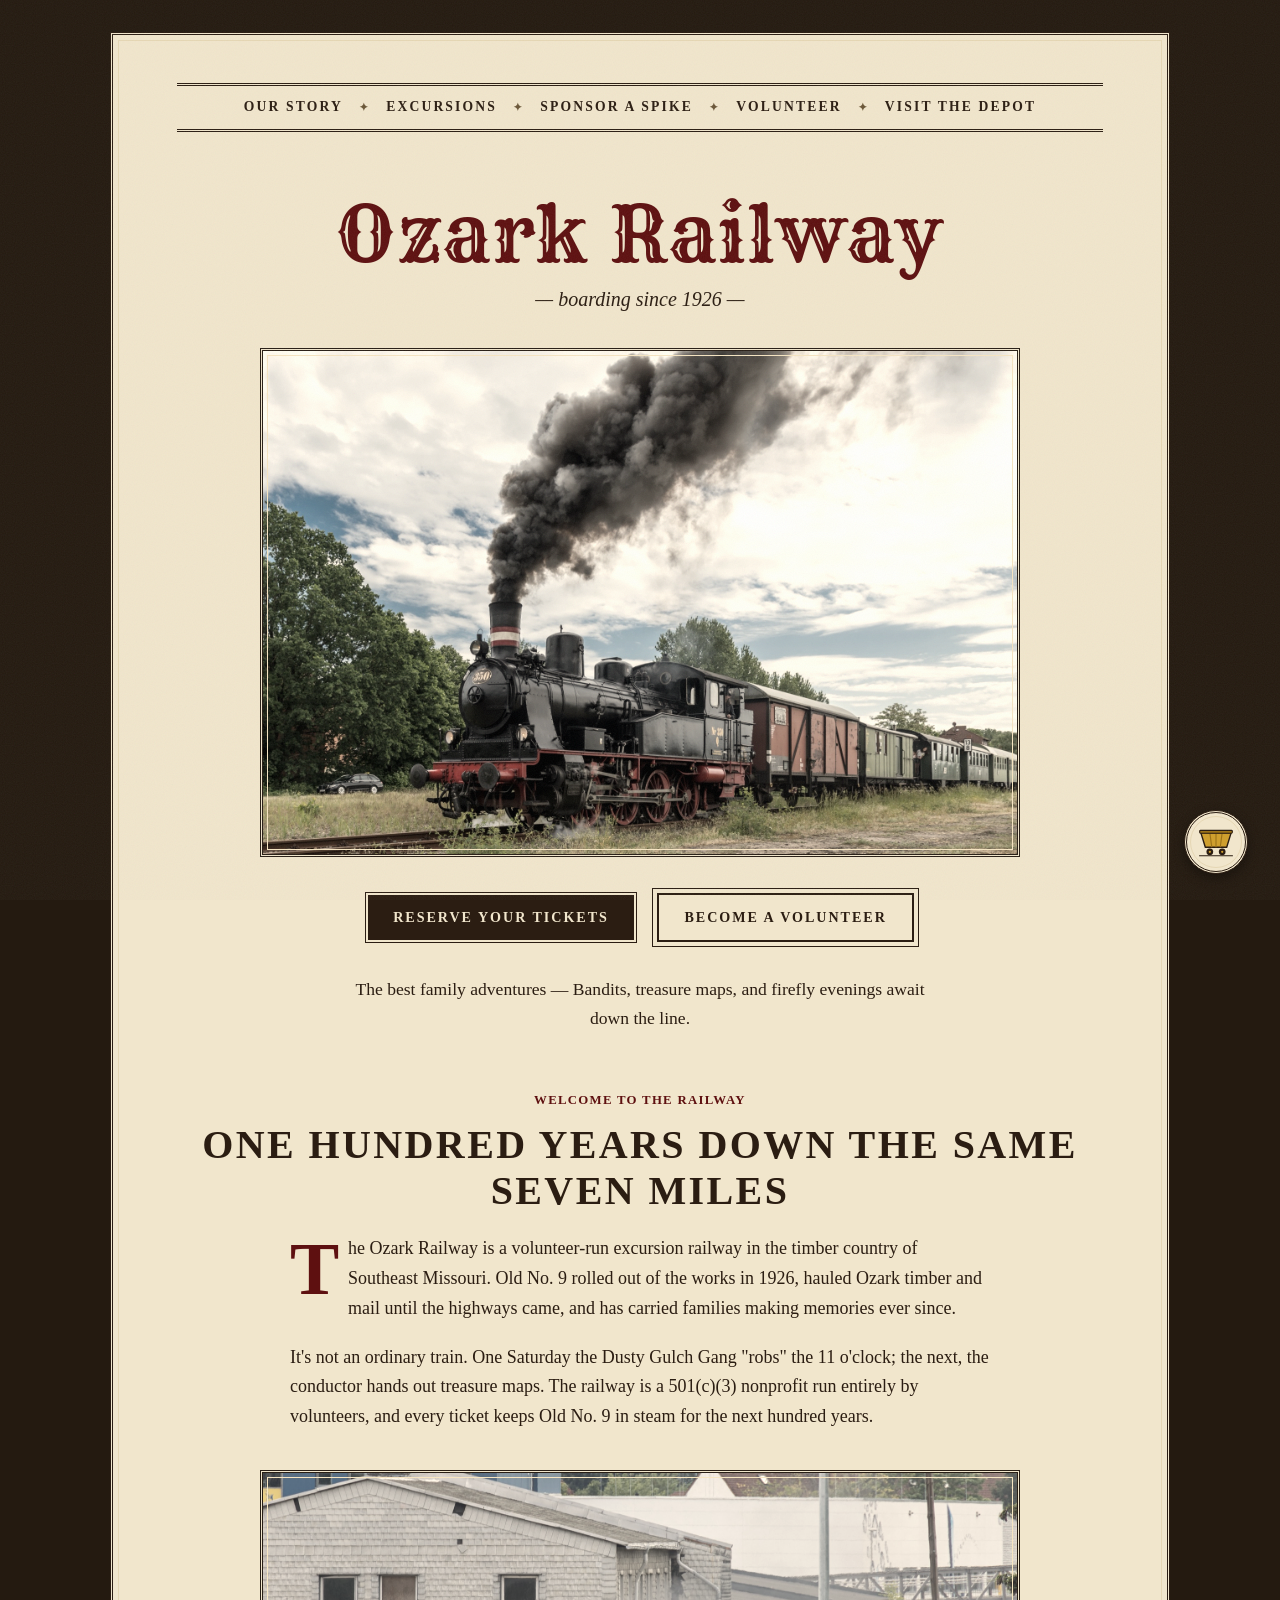
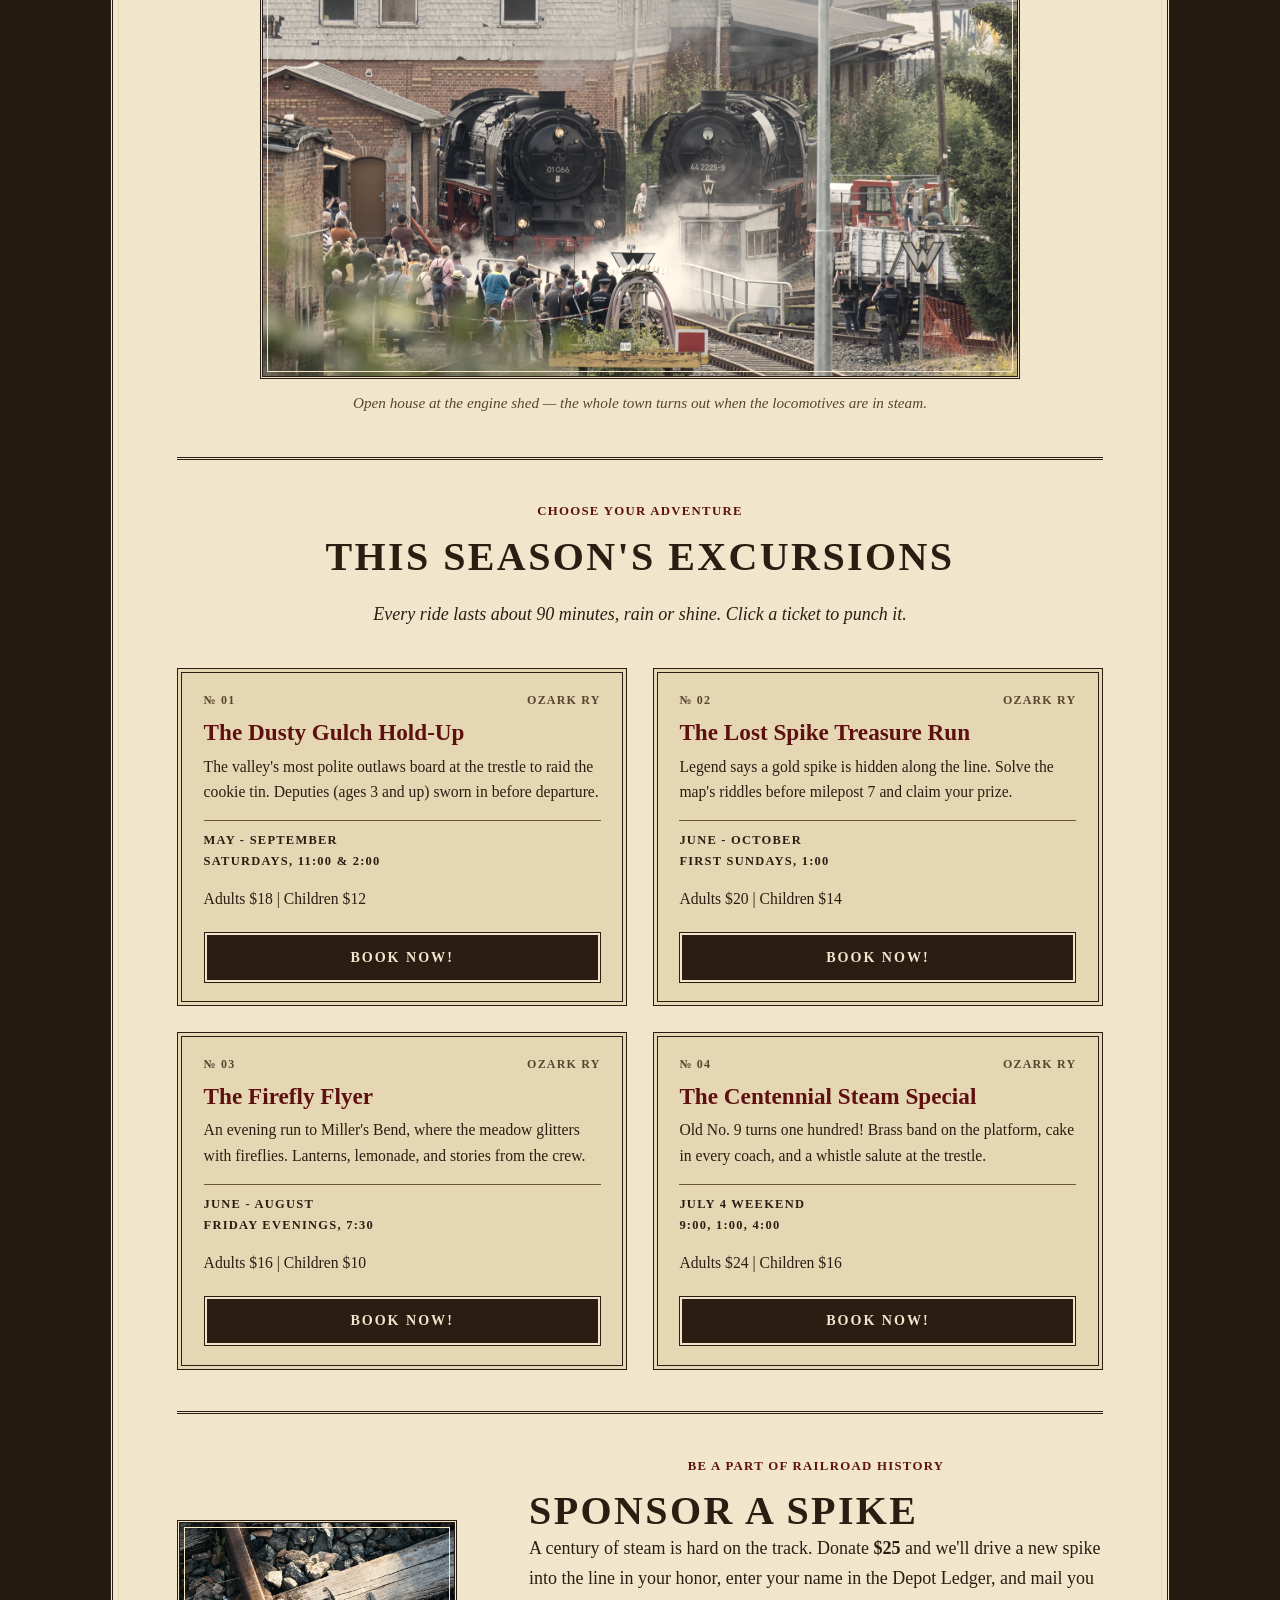
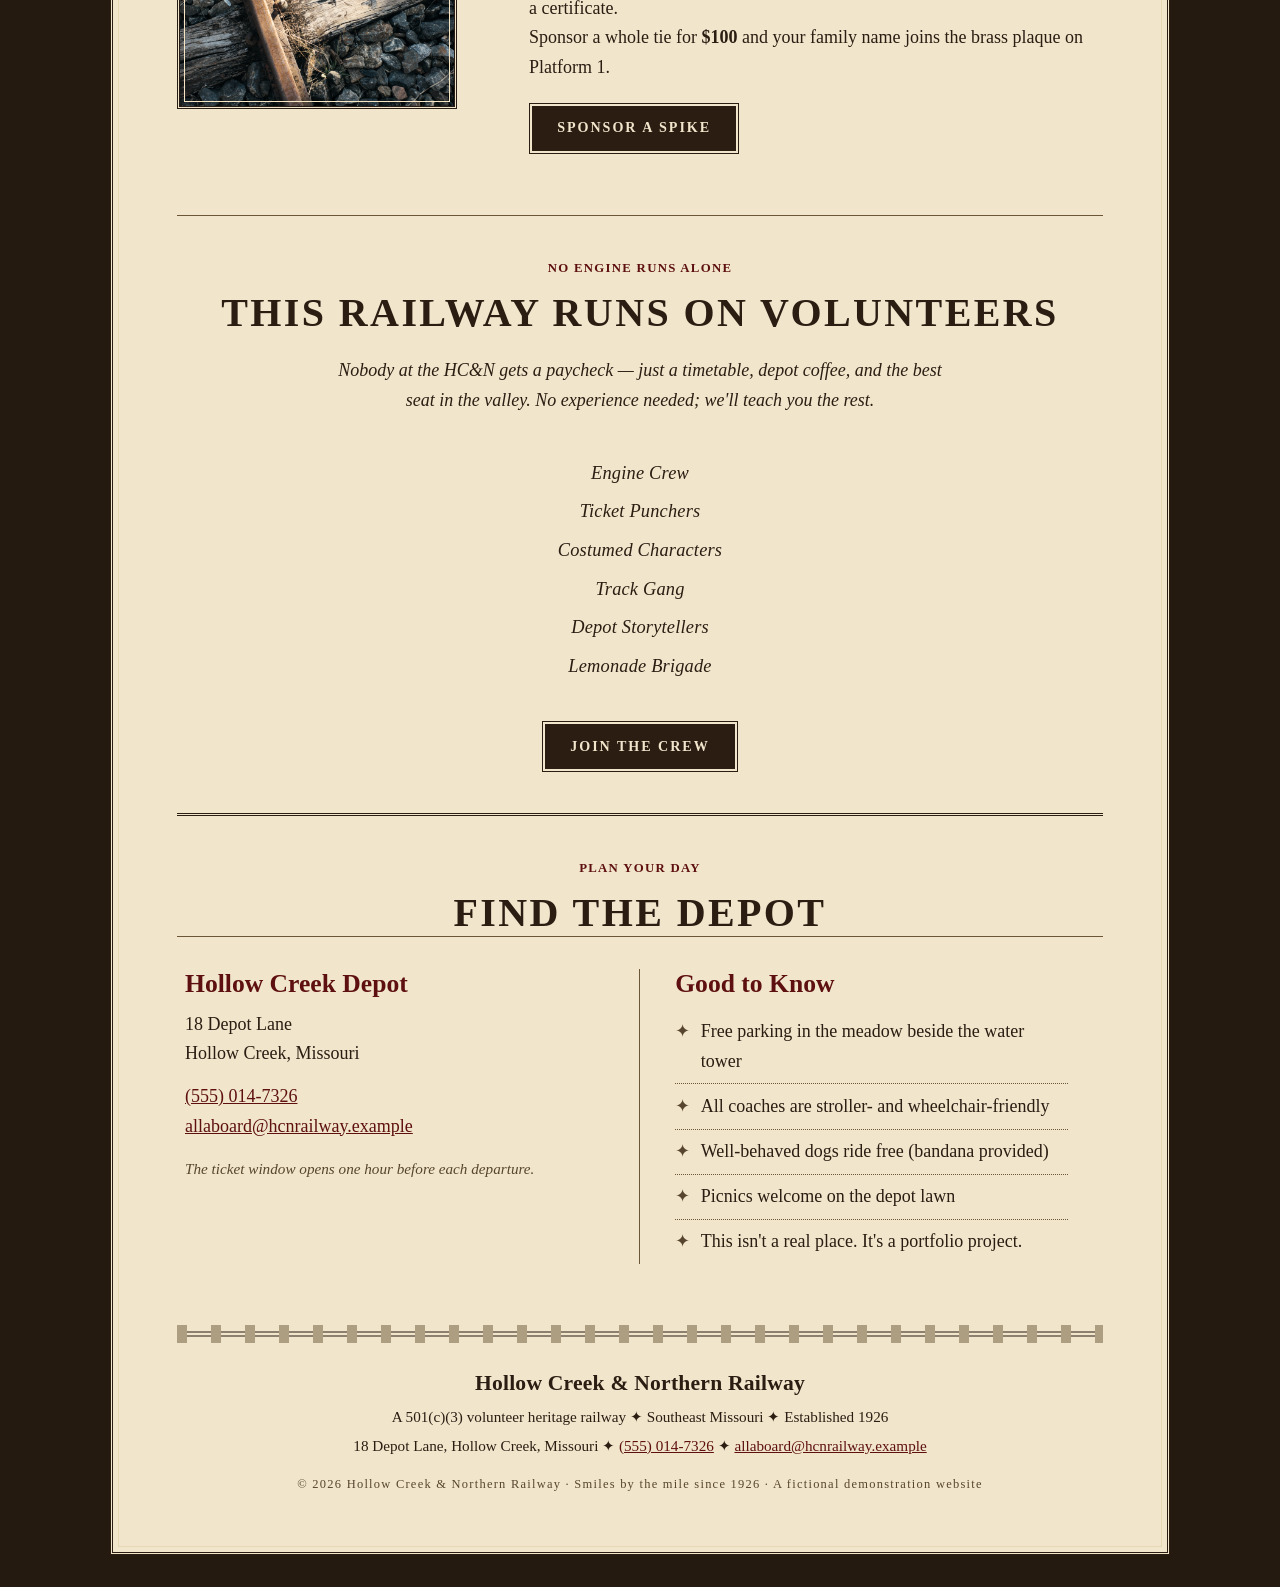
<file: index.html>
<!doctype html>
<html lang="en">
  <head>
    <meta charset="utf-8" />
    <meta name="viewport" content="width=device-width, initial-scale=1" />
    <title>
      Hollow Creek &amp; Northern Railway — Steam Excursions in Southeast
      Missouri
    </title>
    <meta
      name="description"
      content="Ride a real 100-year-old steam train through the timber country of Southeast Missouri. Family excursions every weekend, run entirely by volunteers since 1926."
    />
    <link rel="preconnect" href="https://fonts.googleapis.com" />
    <link rel="preconnect" href="https://fonts.gstatic.com" crossorigin />
    <link
      href="https://fonts.googleapis.com/css2?family=Rye&family=Old+Standard+TT:ital,wght@0,400;0,700;1,400&display=swap"
      rel="stylesheet"
    />
    <link rel="stylesheet" href="styles.css" />
    <link
      rel="icon"
      href="data:image/svg+xml,<svg xmlns='http://www.w3.org/2000/svg' viewBox='0 0 100 100'><circle cx='50' cy='50' r='46' fill='%23600505'/><text x='50' y='66' font-size='46' text-anchor='middle' fill='%23f6efe2' font-family='Georgia'>HC</text></svg>"
    />
  </head>
  <body>
    <div class="sheet">
      <!-- ===== Navigation rule ===== -->
      <nav class="navline" aria-label="Main">
        <button
          class="nav-toggle"
          type="button"
          aria-expanded="false"
          aria-controls="nav-links"
        >
          ✦ Menu ✦
        </button>
        <div class="nav-links" id="nav-links">
          <a href="#story">Our Story</a><span aria-hidden="true">✦</span>
          <a href="#excursions">Excursions</a><span aria-hidden="true">✦</span>
          <a href="#spike">Sponsor a Spike</a><span aria-hidden="true">✦</span>
          <a href="#volunteer">Volunteer</a><span aria-hidden="true">✦</span>
          <a href="#visit">Visit the Depot</a>
        </div>
      </nav>
      <button
        class="cart"
        id="cart"
        type="button"
        aria-label="Shopping cart, empty"
      >
        <svg
          viewBox="0 0 64 54"
          xmlns="http://www.w3.org/2000/svg"
          aria-hidden="true"
        >
          <!-- rails -->
          <line
            x1="2"
            y1="51"
            x2="62"
            y2="51"
            stroke="var(--ink)"
            stroke-width="2"
          />
          <!-- cart body: tapered ore hopper -->
          <path
            d="M5 10 L59 10 L51 36 L13 36 Z"
            fill="var(--gold)"
            stroke="var(--ink)"
            stroke-width="2.5"
            stroke-linejoin="round"
          />
          <!-- plank seams -->
          <line
            x1="21"
            y1="10"
            x2="24.5"
            y2="36"
            stroke="var(--gold-deep)"
            stroke-width="2"
          />
          <line
            x1="32"
            y1="10"
            x2="32"
            y2="36"
            stroke="var(--gold-deep)"
            stroke-width="2"
          />
          <line
            x1="43"
            y1="10"
            x2="39.5"
            y2="36"
            stroke="var(--gold-deep)"
            stroke-width="2"
          />
          <!-- top rim -->
          <rect
            x="3"
            y="6"
            width="58"
            height="5"
            rx="1.5"
            fill="var(--gold-deep)"
            stroke="var(--ink)"
            stroke-width="2"
          />
          <!-- wheels -->
          <circle cx="21" cy="44" r="6" fill="var(--ink)" />
          <circle cx="21" cy="44" r="2" fill="var(--gold)" />
          <circle cx="43" cy="44" r="6" fill="var(--ink)" />
          <circle cx="43" cy="44" r="2" fill="var(--gold)" />
        </svg>
        <span class="cart-count" id="cart-count" hidden>0</span>
      </button>

      <main id="top">
        <!-- ===== Hero handbill ===== -->
        <section class="hero">
          <!-- <p class="hero-kicker">A real steam train — a real adventure</p> -->
          <h2 class="hero-title">Ozark Railway</h2>
          <p class="hero-since">— boarding since 1926 —</p>

          <!-- Hero photograph -->
          <figure class="photo-frame hero-photo">
            <img
              src="images/steam-train-departing.jpg"
              alt="Old No. 350 departing under a full head of steam, black smoke billowing from her stack as she leads the excursion train past the meadow"
              width="1800"
              height="1200"
            />
            <!-- <figcaption>
              Old No. 350 works up a full head of steam on the morning run — in
              steam since 1926.
            </figcaption> -->
          </figure>
          <div class="btn-row">
            <a class="btn" href="#excursions">Reserve Your Tickets</a>
            <a class="btn btn-outline" href="#excursions">Become a Volunteer</a>
          </div>

          <p class="hero-sub">
            The best family adventures — Bandits, treasure maps, and firefly
            evenings await down the line.
          </p>
        </section>

        <!-- ===== Our Story ===== -->
        <section class="section" id="story">
          <p class="eyebrow">Welcome to the railway</p>
          <h2>One Hundred Years Down the Same Seven Miles</h2>
          <!-- <div class="ornament" aria-hidden="true">❦</div> -->

          <div class="story-text">
            <p class="dropcap">
              The Ozark Railway is a volunteer-run excursion railway in the
              timber country of Southeast Missouri. Old No.&nbsp;9 rolled out of
              the works in 1926, hauled Ozark timber and mail until the highways
              came, and has carried families making memories ever since.
            </p>
            <p>
              It's not an ordinary train. One Saturday the Dusty Gulch Gang
              "robs" the 11 o'clock; the next, the conductor hands out treasure
              maps. The railway is a 501(c)(3) nonprofit run entirely by
              volunteers, and every ticket keeps Old No.&nbsp;9 in steam for the
              next hundred years.
            </p>
          </div>

          <figure class="photo-frame story-photo">
            <img
              src="images/locomotives-at-depot.jpg"
              alt="Two black steam locomotives simmering side by side outside the brick engine house while a crowd of visitors looks on"
              width="1800"
              height="1200"
              loading="lazy"
            />
            <figcaption>
              Open house at the engine shed — the whole town turns out when the
              locomotives are in steam.
            </figcaption>
          </figure>

          <!-- <div class="figures" role="list">
            <div class="figure" role="listitem">
              <strong>100</strong><span>Years in Steam</span>
            </div>
            <div class="figure" role="listitem">
              <strong>7</strong><span>Miles of Track</span>
            </div>
            <div class="figure" role="listitem">
              <strong>86</strong><span>Volunteers</span>
            </div>
            <div class="figure" role="listitem">
              <strong>12,000</strong><span>Smiles per Season</span>
            </div>
          </div> -->
        </section>

        <!-- ===== Excursions ===== -->
        <section class="section section-ruled" id="excursions">
          <p class="eyebrow">Choose your adventure</p>
          <h2>This Season's Excursions</h2>
          <!-- <div class="ornament" aria-hidden="true">❦</div> -->
          <p class="section-lede">
            Every ride lasts about 90 minutes, rain or shine. Click a ticket to
            punch it.
          </p>

          <div class="tickets">
            <article class="ticket" tabindex="0">
              <div class="ticket-head">
                <span class="ticket-no">№ 01</span
                ><span class="ticket-line">OZARK RY</span>
              </div>
              <h3>The Dusty Gulch Hold-Up</h3>
              <p>
                The valley's most polite outlaws board at the trestle to raid
                the cookie tin. Deputies (ages 3 and up) sworn in before
                departure.
              </p>

              <p class="ticket-meta">
                May - September
                <br />
                Saturdays, 11:00 &amp; 2:00
              </p>
              <p>Adults $18 | Children $12</p>
              <a class="btn book-now" href="product.html?excursion=dusty-gulch"
                >Book Now!</a
              >
            </article>

            <article class="ticket" tabindex="0">
              <div class="ticket-head">
                <span class="ticket-no">№ 02</span
                ><span class="ticket-line">OZARK RY</span>
              </div>
              <h3>The Lost Spike Treasure Run</h3>
              <p>
                Legend says a gold spike is hidden along the line. Solve the
                map's riddles before milepost 7 and claim your prize.
              </p>
              <p class="ticket-meta">
                June - October
                <br />
                First Sundays, 1:00
              </p>
              <p>Adults $20 | Children $14</p>
              <a class="btn book-now" href="product.html?excursion=lost-spike"
                >Book Now!</a
              >
            </article>

            <article class="ticket" tabindex="0">
              <div class="ticket-head">
                <span class="ticket-no">№ 03</span
                ><span class="ticket-line">OZARK RY</span>
              </div>
              <h3>The Firefly Flyer</h3>
              <p>
                An evening run to Miller's Bend, where the meadow glitters with
                fireflies. Lanterns, lemonade, and stories from the crew.
              </p>
              <p class="ticket-meta">
                June - August
                <br />
                Friday evenings, 7:30
              </p>
              <p>Adults $16 | Children $10</p>
              <a
                class="btn book-now"
                href="product.html?excursion=firefly-flyer"
                >Book Now!</a
              >
            </article>

            <article class="ticket" tabindex="0">
              <div class="ticket-head">
                <span class="ticket-no">№ 04</span
                ><span class="ticket-line">OZARK RY</span>
              </div>
              <h3>The Centennial Steam Special</h3>
              <p>
                Old No. 9 turns one hundred! Brass band on the platform, cake in
                every coach, and a whistle salute at the trestle.
              </p>
              <p class="ticket-meta">
                July 4 weekend <br />
                9:00, 1:00, 4:00
              </p>
              <p>Adults $24 | Children $16</p>
              <a class="btn book-now" href="product.html?excursion=centennial"
                >Book Now!</a
              >
            </article>
          </div>
        </section>

        <!-- ===== Time table ===== -->
        <!-- <section class="section" id="schedule">
          <p class="eyebrow">Effective May 2, 1926 — er, 2026</p>
          <h2>Time Table № 100</h2>
          <div class="ornament" aria-hidden="true">❦</div>
          <p class="section-lede">
            Departures &amp; fares, Hollow Creek Depot. Read down.
          </p>

          <div class="table-scroll">
            <table class="timetable">
              <thead>
                <tr>
                  <th>Excursion</th>
                  <th>Days</th>
                  <th>Departs</th>
                  <th>Adults</th>
                  <th>Children (2–12)</th>
                </tr>
              </thead>
              <tbody>
                <tr>
                  <td data-label="Excursion">Dusty Gulch Hold-Up</td>
                  <td data-label="Days">Saturdays</td>
                  <td data-label="Departs">11:00 am &amp; 2:00 pm</td>
                  <td data-label="Adults">$18</td>
                  <td data-label="Children (2–12)">$12</td>
                </tr>
                <tr>
                  <td data-label="Excursion">Lost Spike Treasure Run</td>
                  <td data-label="Days">First Sundays</td>
                  <td data-label="Departs">1:00 pm</td>
                  <td data-label="Adults">$20</td>
                  <td data-label="Children (2–12)">$14</td>
                </tr>
                <tr>
                  <td data-label="Excursion">Firefly Flyer</td>
                  <td data-label="Days">Fridays (Jun–Aug)</td>
                  <td data-label="Departs">7:30 pm</td>
                  <td data-label="Adults">$24</td>
                  <td data-label="Children (2–12)">$16</td>
                </tr>
                <tr>
                  <td data-label="Excursion">Centennial Steam Special</td>
                  <td data-label="Days">July 4 weekend</td>
                  <td data-label="Departs">10:00 · 1:00 · 4:00</td>
                  <td data-label="Adults">$26</td>
                  <td data-label="Children (2–12)">$18</td>
                </tr>
              </tbody>
            </table>
          </div>
          <p class="table-note">
            Children under 2 ride free on a lap. Every trip runs rain or shine.
          </p>

          <div class="btn-row">
            <a class="btn" href="#visit">Reserve by Telephone</a>
            <a class="btn btn-outline" href="#visit">Find the Depot</a>
          </div>
        </section> -->

        <!-- ===== Sponsor a Spike ===== -->
        <section class="section section-ruled" id="spike">
          <div class="spike-grid">
            <figure class="photo-frame spike-art">
              <img
                src="images/rail-spikes-and-tie.jpg"
                alt="Weathered rail spikes driven into an old wooden tie beside a rusted rail on the line"
                width="1800"
                height="1200"
              />
            </figure>
            <div class="spike-copy">
              <p class="eyebrow">Be a part of railroad history</p>
              <h2>Sponsor a Spike</h2>
              <!-- <div class="ornament left" aria-hidden="true">❦</div> -->
              <p>
                A century of steam is hard on the track. Donate
                <strong>$25</strong> and we'll drive a new spike into the line
                in your honor, enter your name in the Depot Ledger, and mail you
                a certificate.
              </p>
              <p>
                Sponsor a whole tie for <strong>$100</strong> and your family
                name joins the brass plaque on Platform&nbsp;1.
              </p>
              <a class="btn spike" href="spike.html">Sponsor a Spike</a>
            </div>
          </div>
        </section>

        <!-- ===== Volunteers ===== -->
        <section class="section" id="volunteer">
          <p class="eyebrow">No engine runs alone</p>
          <h2>This Railway Runs on Volunteers</h2>
          <!-- <div class="ornament" aria-hidden="true">❦</div> -->
          <p class="section-lede">
            Nobody at the HC&amp;N gets a paycheck — just a timetable, depot
            coffee, and the best seat in the valley. No experience needed; we'll
            teach you the rest.
          </p>
          <p class="roles">
            Engine Crew <br />
            Ticket Punchers<br />
            Costumed Characters<br />
            Track Gang<br />
            Depot Storytellers<br />Lemonade Brigade
          </p>
          <div class="btn-row">
            <a class="btn" href="#visit">Join the Crew</a>
          </div>
        </section>

        <!-- ===== Visit ===== -->
        <section class="section section-ruled" id="visit">
          <p class="eyebrow">Plan your day</p>
          <h2>Find the Depot</h2>
          <!-- <div class="ornament" aria-hidden="true">❦</div> -->
          <div class="visit-grid">
            <div class="visit-col">
              <h3>Hollow Creek Depot</h3>
              <address>18 Depot Lane<br />Hollow Creek, Missouri</address>
              <p>
                <a href="tel:+15550147326">(555) 014-7326</a><br /><a
                  href="mailto:allaboard@hcnrailway.example"
                  >allaboard@hcnrailway.example</a
                >
              </p>
              <p class="visit-note">
                The ticket window opens one hour before each departure.
              </p>
            </div>
            <div class="visit-col">
              <h3>Good to Know</h3>
              <ul class="visit-list">
                <li>Free parking in the meadow beside the water tower</li>
                <li>All coaches are stroller- and wheelchair-friendly</li>
                <li>Well-behaved dogs ride free (bandana provided)</li>
                <li>Picnics welcome on the depot lawn</li>
                <li>This isn't a real place. It's a portfolio project.</li>
              </ul>
            </div>
          </div>
        </section>
      </main>

      <!-- ===== Footer colophon ===== -->
      <footer class="footer">
        <div class="footer-rail" aria-hidden="true"></div>
        <p class="footer-brand">Hollow Creek &amp; Northern Railway</p>
        <p>
          A 501(c)(3) volunteer heritage railway ✦ Southeast Missouri ✦
          Established 1926
        </p>
        <p>
          18 Depot Lane, Hollow Creek, Missouri ✦
          <a href="tel:+15550147326">(555) 014-7326</a> ✦
          <a href="mailto:allaboard@hcnrailway.example"
            >allaboard@hcnrailway.example</a
          >
        </p>
        <p class="footer-copy">
          © 2026 Hollow Creek &amp; Northern Railway · Smiles by the mile since
          1926 · A fictional demonstration website
        </p>
      </footer>
    </div>

    <script src="cart.js"></script>
    <script src="script.js"></script>
  </body>
</html>
</file>
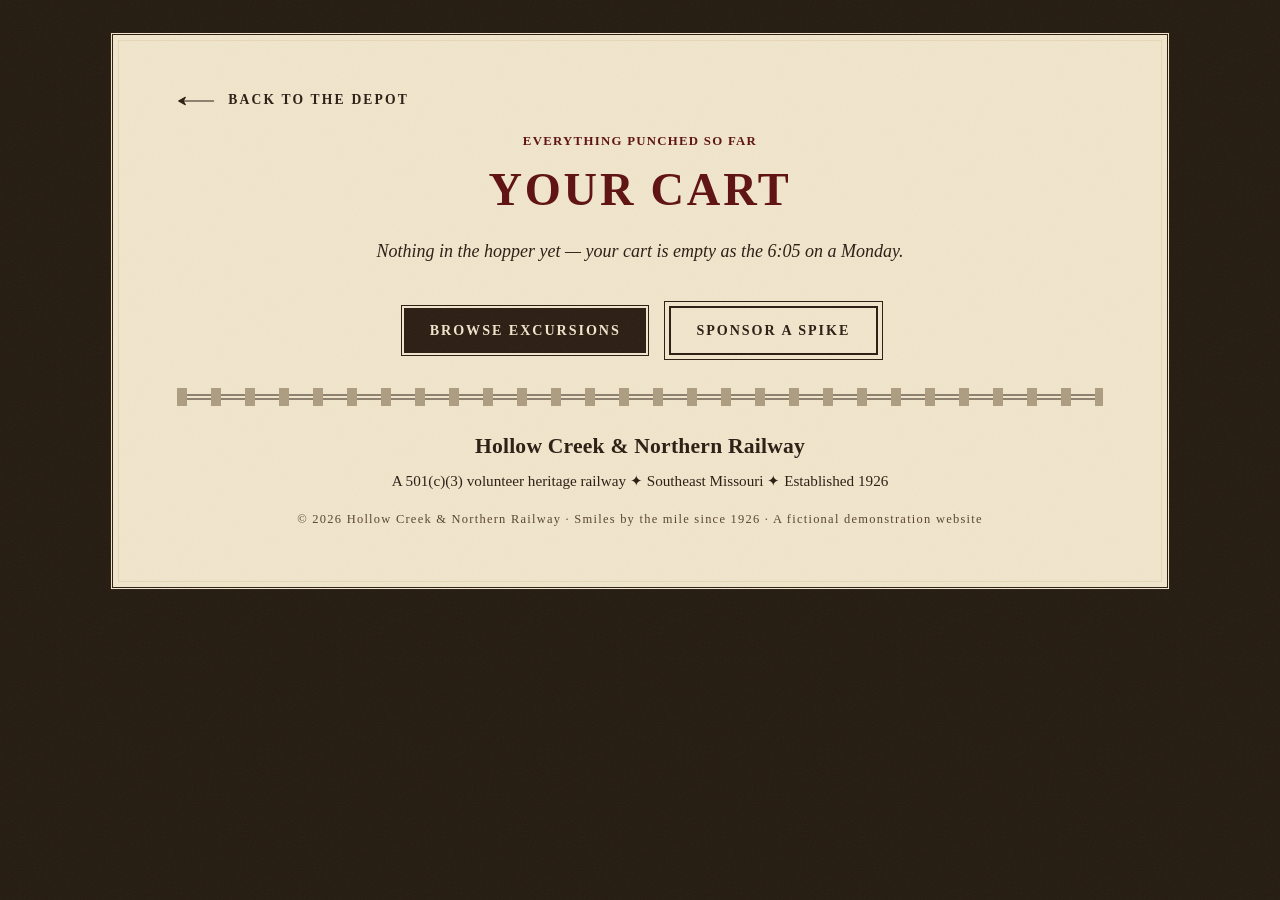
<file: cart.html>
<!doctype html>
<html lang="en">
  <head>
    <meta charset="utf-8" />
    <meta name="viewport" content="width=device-width, initial-scale=1" />
    <title>Your Cart — Hollow Creek &amp; Northern Railway</title>
    <meta
      name="description"
      content="Review the tickets and sponsorships in your cart before checkout at the Hollow Creek & Northern Railway."
    />
    <link rel="preconnect" href="https://fonts.googleapis.com" />
    <link rel="preconnect" href="https://fonts.gstatic.com" crossorigin />
    <link
      href="https://fonts.googleapis.com/css2?family=Rye&family=Old+Standard+TT:ital,wght@0,400;0,700;1,400&display=swap"
      rel="stylesheet"
    />
    <link rel="stylesheet" href="styles.css" />
    <link
      rel="icon"
      href="data:image/svg+xml,<svg xmlns='http://www.w3.org/2000/svg' viewBox='0 0 100 100'><circle cx='50' cy='50' r='46' fill='%23600505'/><text x='50' y='66' font-size='46' text-anchor='middle' fill='%23f6efe2' font-family='Georgia'>HC</text></svg>"
    />
  </head>
  <body class="product-page">
    <div class="sheet">
      <!-- ===== Back to the depot ===== -->
      <a class="back-link" href="index.html">
        <svg
          viewBox="0 0 96 24"
          xmlns="http://www.w3.org/2000/svg"
          aria-hidden="true"
        >
          <!-- arrow pointing home -->
          <g
            stroke="currentColor"
            stroke-width="2.5"
            stroke-linecap="round"
            stroke-linejoin="round"
            fill="none"
          >
            <!-- shaft -->
            <line x1="14" y1="12" x2="88" y2="12" />
            <!-- arrowhead -->
            <path d="M20 3 L4 12 L20 21 L15 12 Z" fill="currentColor" />
          </g>
        </svg>
        Back to the Depot
      </a>

      <main>
        <!-- ===== The way-bill ===== -->
        <section class="section product">
          <p class="eyebrow">Everything punched so far</p>
          <h1 class="product-title">Your Cart</h1>

          <!-- Filled cart: line items + total + checkout -->
          <div id="cart-filled" hidden>
            <p class="section-lede">
              Look your way-bill over before we make it official. Adjust
              tickets or set anything down — the conductor won't mind.
            </p>

            <div class="cart-lines" id="cart-lines"></div>

            <div class="cart-summary">
              <div class="fare-row fare-total-row cart-total-row">
                <span><strong>Cart Total</strong></span>
                <span class="fare-total" id="cart-total">$0</span>
              </div>
            </div>

            <p class="fare-fineprint">
              Children under 2 ride free on a lap. Every trip runs rain or
              shine.
            </p>
            <button class="btn" id="checkout-btn" type="button">
              Continue to Checkout
            </button>
          </div>

          <!-- Empty cart -->
          <div id="cart-empty" hidden>
            <p class="section-lede">
              Nothing in the hopper yet — your cart is empty as the 6:05 on a
              Monday.
            </p>
            <div class="btn-row cart-empty-actions">
              <a class="btn" href="index.html#excursions">Browse Excursions</a>
              <a class="btn btn-outline" href="spike.html">Sponsor a Spike</a>
            </div>
          </div>
        </section>
      </main>

      <!-- ===== Footer colophon ===== -->
      <footer class="footer">
        <div class="footer-rail" aria-hidden="true"></div>
        <p class="footer-brand">Hollow Creek &amp; Northern Railway</p>
        <p>
          A 501(c)(3) volunteer heritage railway ✦ Southeast Missouri ✦
          Established 1926
        </p>
        <p class="footer-copy">
          © 2026 Hollow Creek &amp; Northern Railway · Smiles by the mile since
          1926 · A fictional demonstration website
        </p>
      </footer>
    </div>

    <script src="cart.js"></script>
    <script src="cart-page.js"></script>
  </body>
</html>
</file>
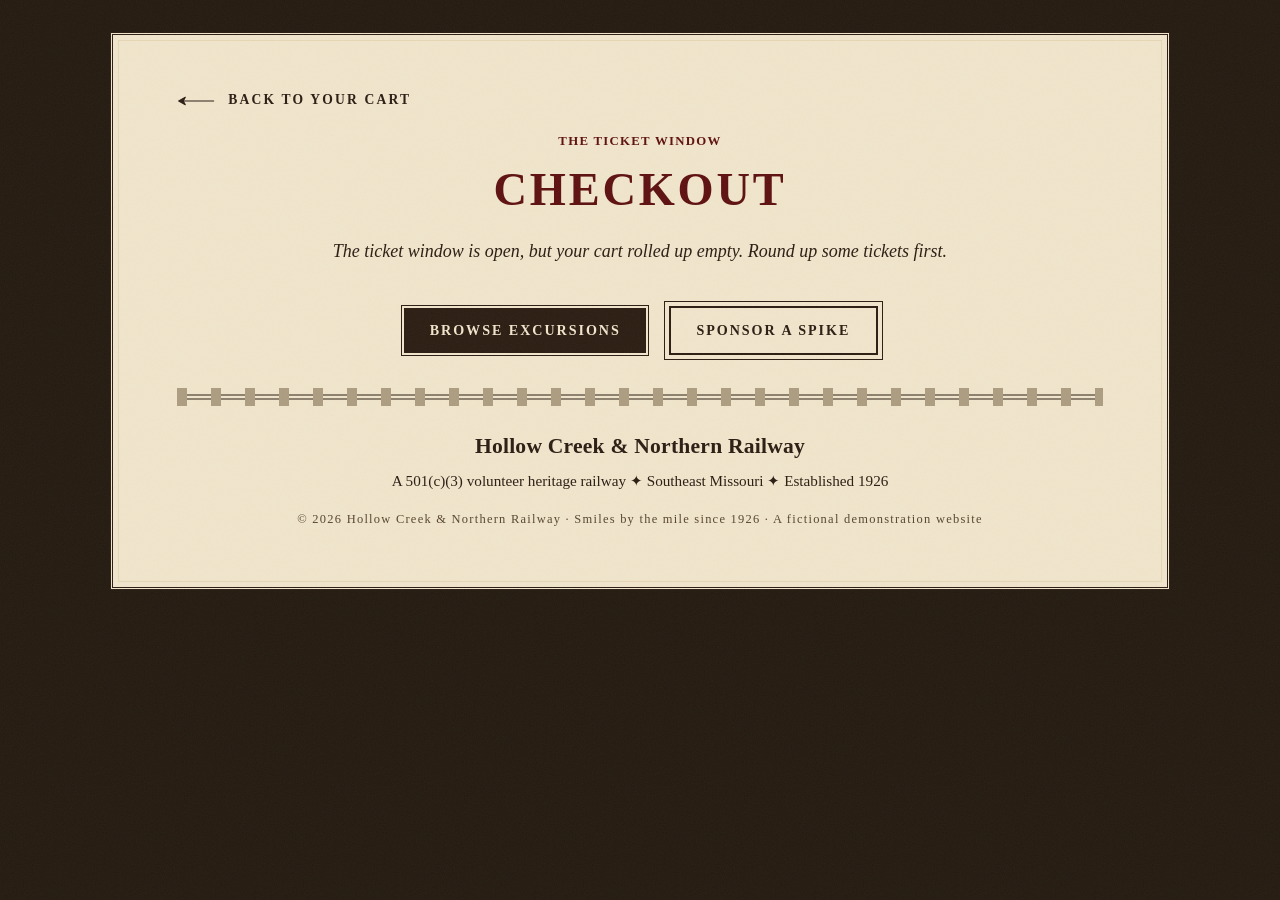
<file: checkout.html>
<!doctype html>
<html lang="en">
  <head>
    <meta charset="utf-8" />
    <meta name="viewport" content="width=device-width, initial-scale=1" />
    <title>Checkout — Hollow Creek &amp; Northern Railway</title>
    <meta
      name="description"
      content="Complete your ticket and sponsorship order at the Hollow Creek & Northern Railway."
    />
    <link rel="preconnect" href="https://fonts.googleapis.com" />
    <link rel="preconnect" href="https://fonts.gstatic.com" crossorigin />
    <link
      href="https://fonts.googleapis.com/css2?family=Rye&family=Old+Standard+TT:ital,wght@0,400;0,700;1,400&display=swap"
      rel="stylesheet"
    />
    <link rel="stylesheet" href="styles.css" />
    <link
      rel="icon"
      href="data:image/svg+xml,<svg xmlns='http://www.w3.org/2000/svg' viewBox='0 0 100 100'><circle cx='50' cy='50' r='46' fill='%23600505'/><text x='50' y='66' font-size='46' text-anchor='middle' fill='%23f6efe2' font-family='Georgia'>HC</text></svg>"
    />
  </head>
  <body class="product-page">
    <div class="sheet">
      <!-- ===== Back to the way-bill ===== -->
      <a class="back-link" href="cart.html">
        <svg
          viewBox="0 0 96 24"
          xmlns="http://www.w3.org/2000/svg"
          aria-hidden="true"
        >
          <!-- arrow pointing back -->
          <g
            stroke="currentColor"
            stroke-width="2.5"
            stroke-linecap="round"
            stroke-linejoin="round"
            fill="none"
          >
            <!-- shaft -->
            <line x1="14" y1="12" x2="88" y2="12" />
            <!-- arrowhead -->
            <path d="M20 3 L4 12 L20 21 L15 12 Z" fill="currentColor" />
          </g>
        </svg>
        Back to Your Cart
      </a>

      <main>
        <!-- ===== The ticket window ===== -->
        <section class="section product">
          <p class="eyebrow">The ticket window</p>
          <h1 class="product-title">Checkout</h1>

          <!-- Filled cart: summary + passenger form -->
          <div id="checkout-filled" hidden>
            <p class="section-lede">
              Hand your particulars through the window and the agent will
              punch your order. Every field wants an answer.
            </p>

            <!-- Order summary -->
            <div class="fare-rows checkout-summary" id="checkout-summary">
              <!-- summary rows drawn from the cart by checkout-page.js -->
            </div>

            <form class="checkout-form" id="checkout-form" novalidate>
              <!-- Who's riding -->
              <fieldset class="checkout-set">
                <legend>Passenger</legend>
                <div class="form-field">
                  <label for="co-name">Full Name</label>
                  <input id="co-name" name="name" type="text" maxlength="120" autocomplete="name" />
                  <p class="field-error" hidden></p>
                </div>
                <div class="form-field">
                  <label for="co-email">Email — tickets ride the wires to this address</label>
                  <input id="co-email" name="email" type="email" maxlength="120" autocomplete="email" />
                  <p class="field-error" hidden></p>
                </div>
              </fieldset>

              <!-- Where the paper mail goes -->
              <fieldset class="checkout-set">
                <legend>Mailing Address</legend>
                <div class="form-field">
                  <label for="co-street">Street Address</label>
                  <input id="co-street" name="street" type="text" maxlength="120" autocomplete="street-address" />
                  <p class="field-error" hidden></p>
                </div>
                <div class="form-row">
                  <div class="form-field">
                    <label for="co-city">City</label>
                    <input id="co-city" name="city" type="text" maxlength="80" autocomplete="address-level2" />
                    <p class="field-error" hidden></p>
                  </div>
                  <div class="form-field">
                    <label for="co-state">State</label>
                    <input id="co-state" name="state" type="text" maxlength="40" autocomplete="address-level1" />
                    <p class="field-error" hidden></p>
                  </div>
                  <div class="form-field">
                    <label for="co-zip">ZIP</label>
                    <input id="co-zip" name="zip" type="text" maxlength="12" inputmode="numeric" autocomplete="postal-code" />
                    <p class="field-error" hidden></p>
                  </div>
                </div>
              </fieldset>

              <!-- Names to letter on sponsored ties; drawn from the cart -->
              <fieldset class="checkout-set" id="tie-set" hidden>
                <legend>Tie Dedications</legend>
                <p class="checkout-set-note">
                  Every $100 tie carries a name, hand-lettered by the track
                  gang. Give each of your ties its own — no two alike.
                </p>
                <div id="tie-fields"></div>
              </fieldset>

              <!-- Pretend payment -->
              <fieldset class="checkout-set">
                <legend>Payment</legend>
                <p class="fake-notice">
                  ✦ Pretend payment only ✦ This is a fictional demonstration
                  site — no real payment is taken and nothing is charged.
                  Make up any card numbers you please.
                </p>
                <div class="form-field">
                  <label for="co-card">Card Number (any made-up digits)</label>
                  <input id="co-card" name="card" type="text" maxlength="25" inputmode="numeric" placeholder="0000 0000 0000 0000" autocomplete="off" />
                  <p class="field-error" hidden></p>
                </div>
                <div class="form-row form-row-pair">
                  <div class="form-field">
                    <label for="co-exp">Expiration (anything)</label>
                    <input id="co-exp" name="exp" type="text" maxlength="10" placeholder="13/99" autocomplete="off" />
                    <p class="field-error" hidden></p>
                  </div>
                  <div class="form-field">
                    <label for="co-cvv">CVV (invent one)</label>
                    <input id="co-cvv" name="cvv" type="text" maxlength="6" inputmode="numeric" placeholder="000" autocomplete="off" />
                    <p class="field-error" hidden></p>
                  </div>
                </div>
              </fieldset>

              <p class="fare-notice" id="checkout-notice" role="alert"></p>
              <button class="btn" type="submit">Checkout</button>
            </form>
          </div>

          <!-- Empty cart: nothing to buy -->
          <div id="checkout-empty" hidden>
            <p class="section-lede">
              The ticket window is open, but your cart rolled up empty.
              Round up some tickets first.
            </p>
            <div class="btn-row cart-empty-actions">
              <a class="btn" href="index.html#excursions">Browse Excursions</a>
              <a class="btn btn-outline" href="spike.html">Sponsor a Spike</a>
            </div>
          </div>

          <!-- Order confirmation -->
          <div id="checkout-done" hidden>
            <p class="section-lede" id="done-thanks"></p>
            <p class="order-label">Order Number</p>
            <p><span class="order-no" id="done-order"></span></p>
            <p id="done-email"></p>
            <p class="fare-fineprint" id="done-ties" hidden></p>
            <p class="fare-fineprint">
              No card was charged and no mail was sent — this railway runs
              entirely on imagination.
            </p>
            <div class="btn-row">
              <a class="btn" href="index.html">Back to the Depot</a>
            </div>
          </div>
        </section>
      </main>

      <!-- ===== Footer colophon ===== -->
      <footer class="footer">
        <div class="footer-rail" aria-hidden="true"></div>
        <p class="footer-brand">Hollow Creek &amp; Northern Railway</p>
        <p>
          A 501(c)(3) volunteer heritage railway ✦ Southeast Missouri ✦
          Established 1926
        </p>
        <p class="footer-copy">
          © 2026 Hollow Creek &amp; Northern Railway · Smiles by the mile since
          1926 · A fictional demonstration website
        </p>
      </footer>
    </div>

    <script src="cart.js"></script>
    <script src="checkout-page.js"></script>
  </body>
</html>
</file>
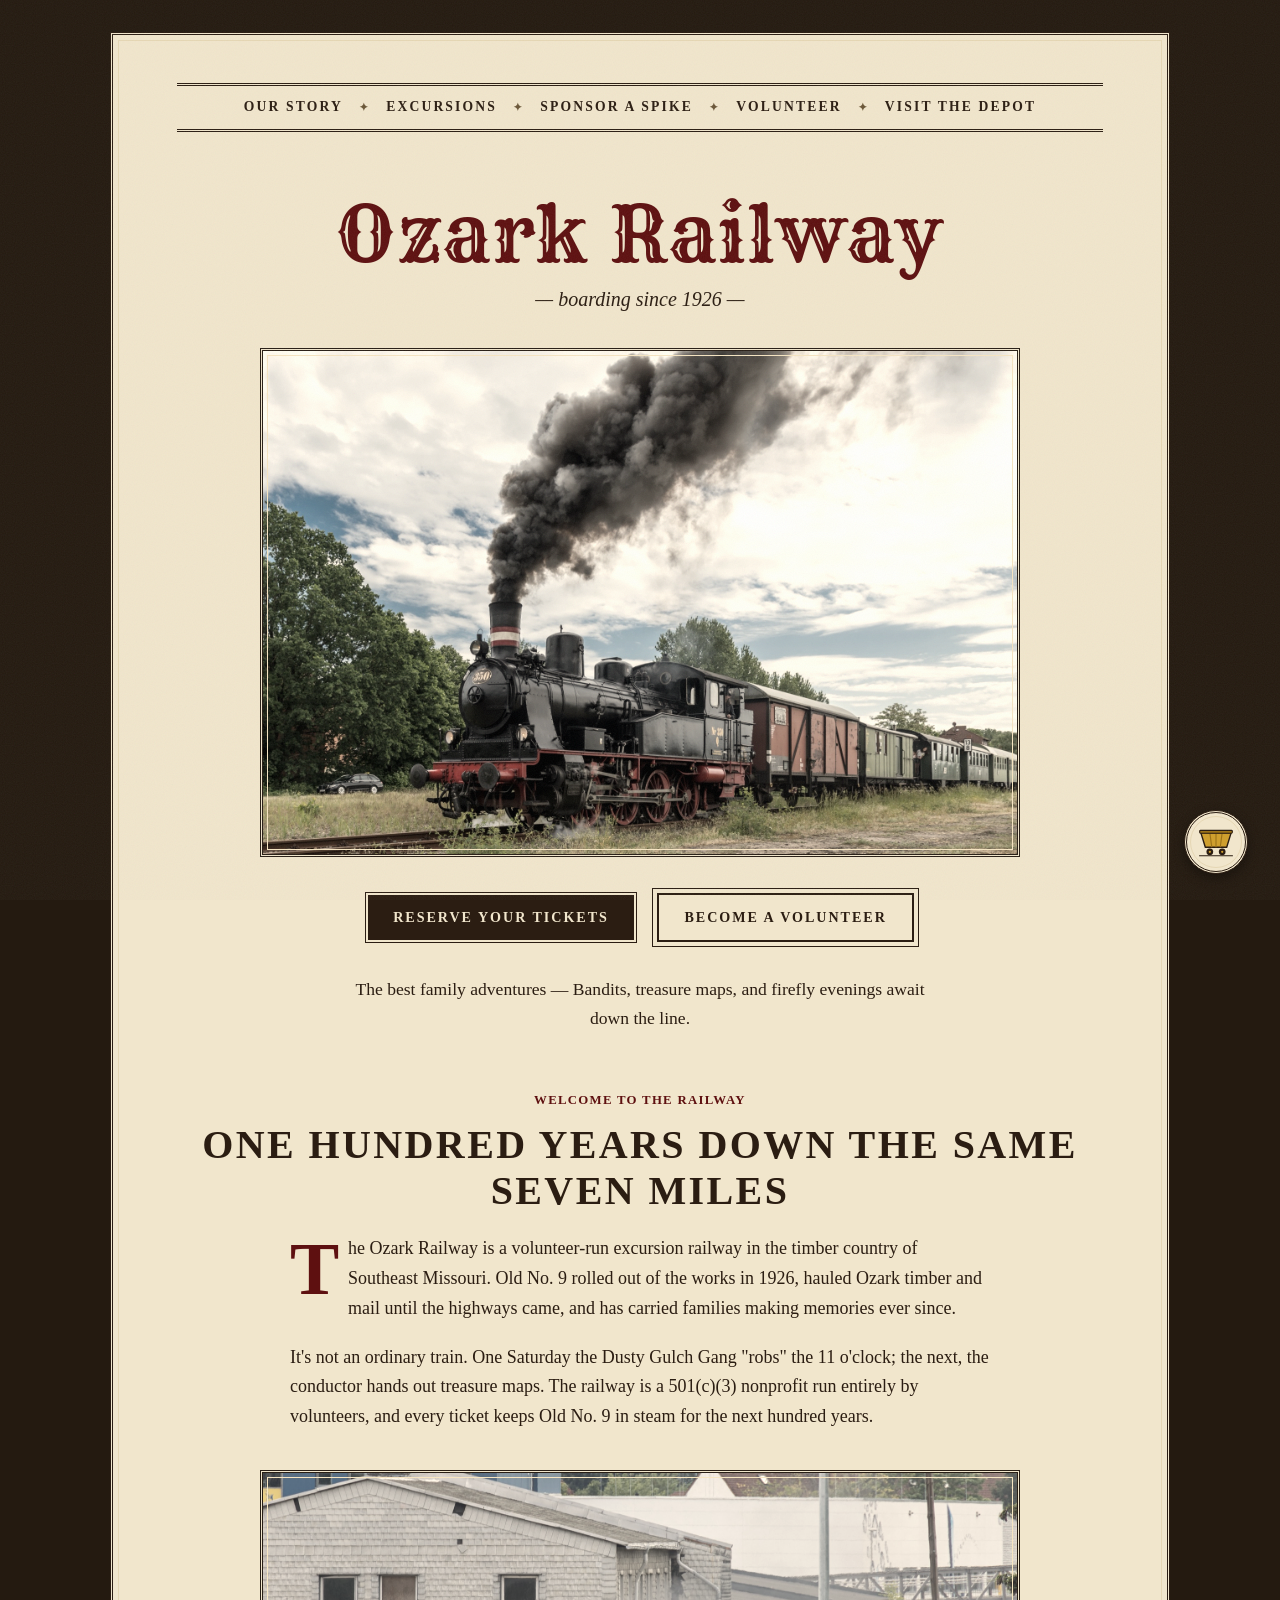
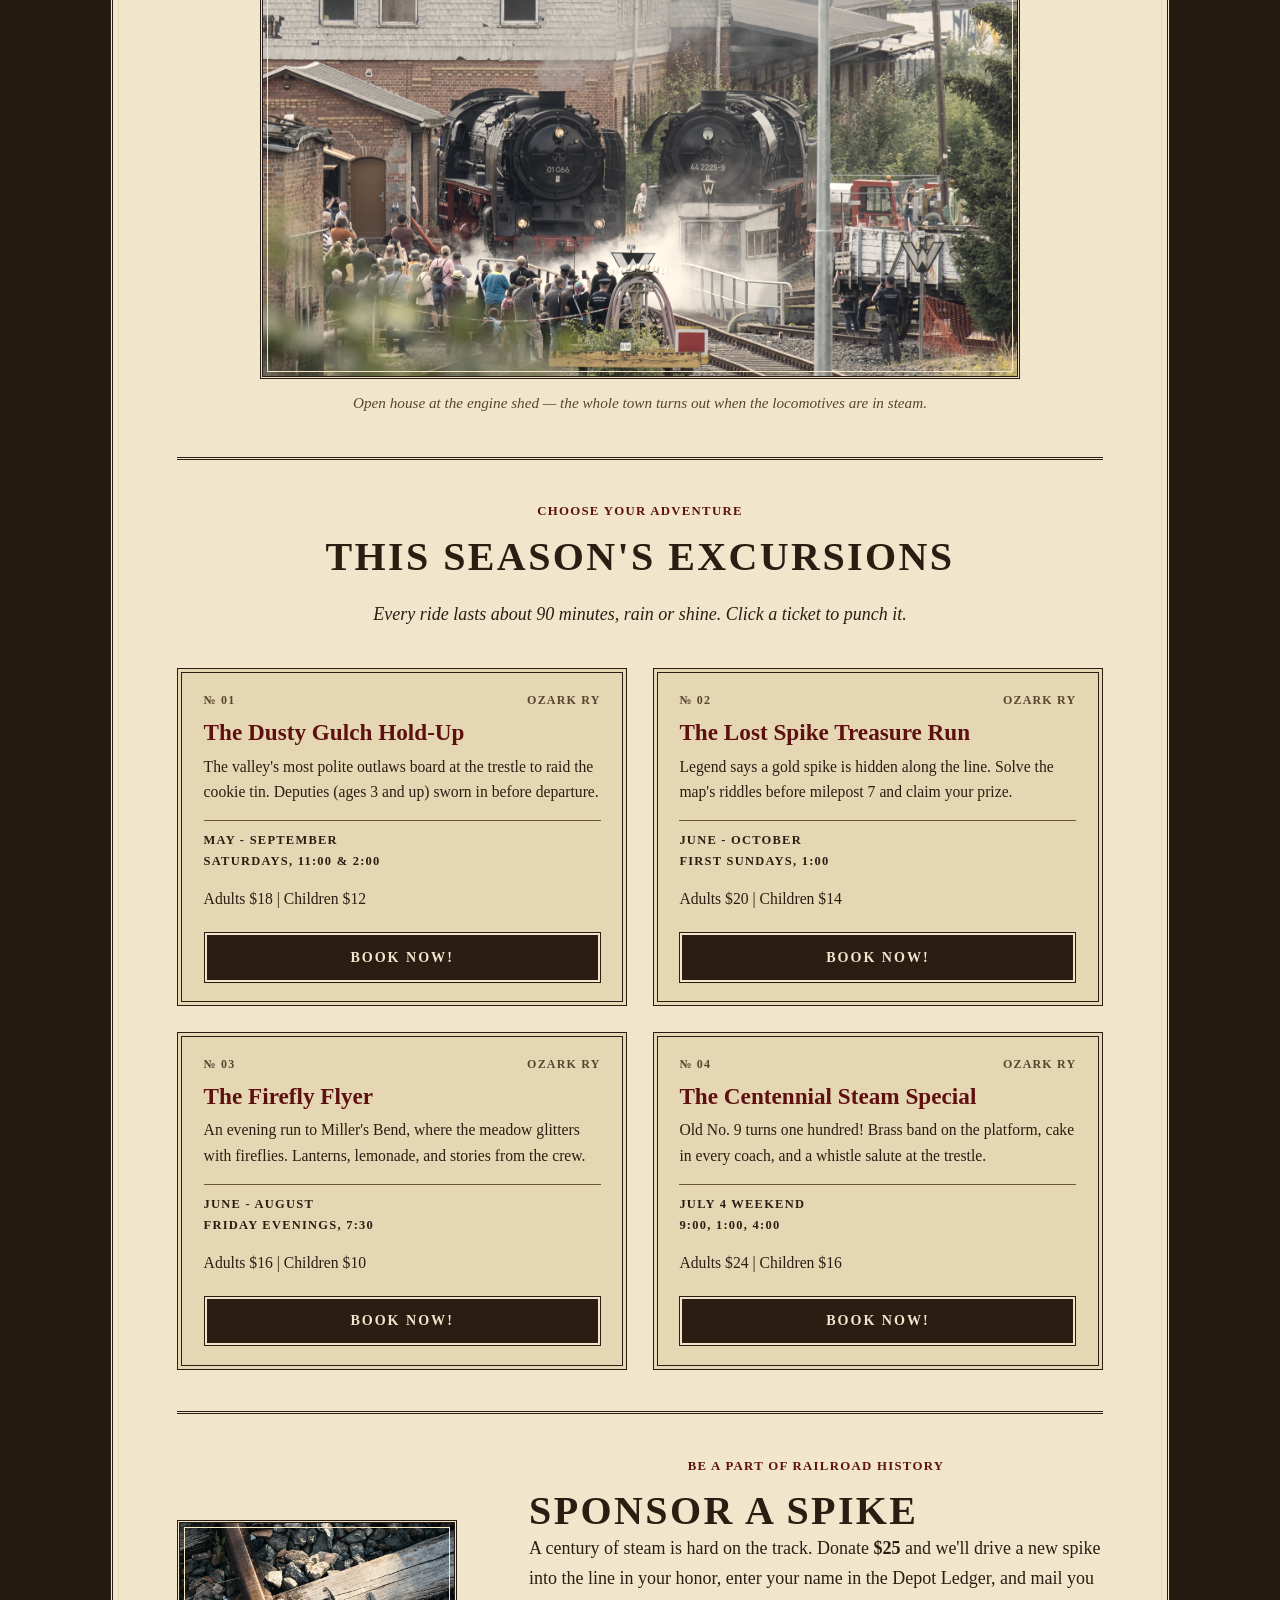
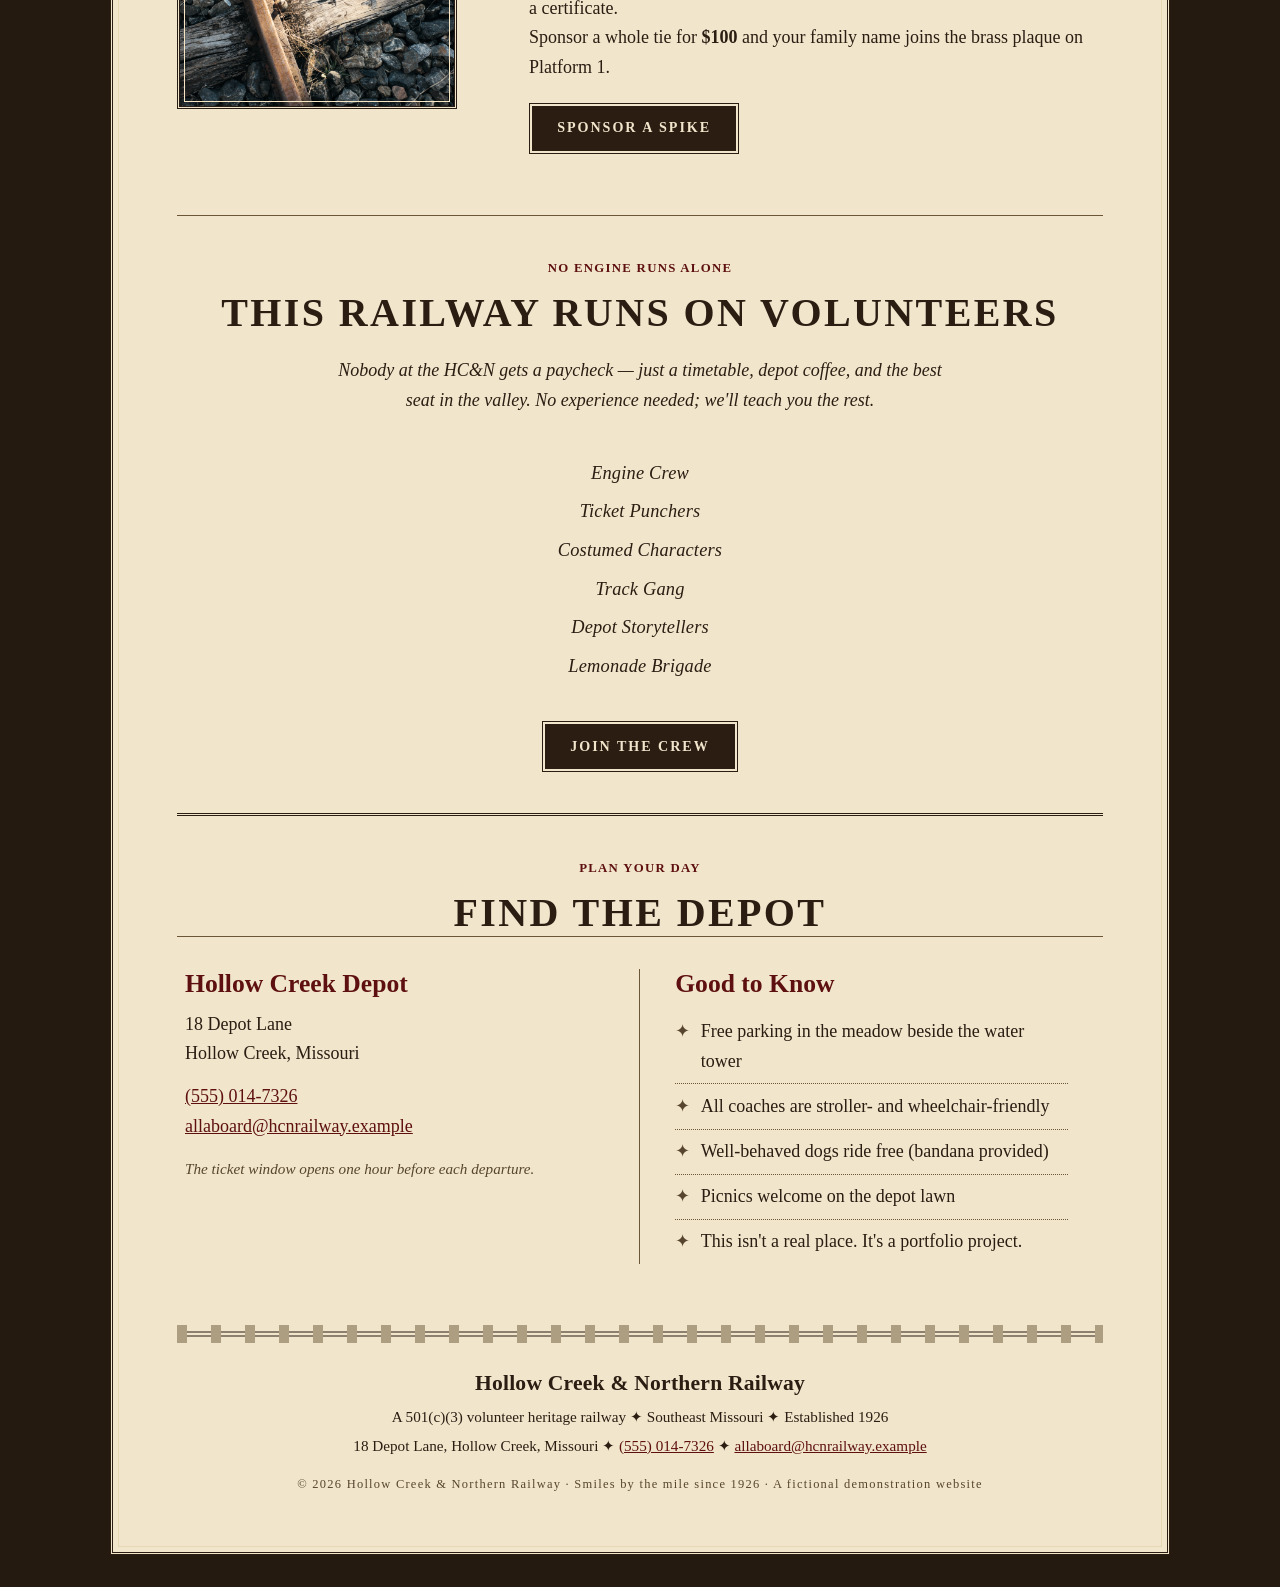
<file: product.html>
<!doctype html>
<html lang="en">
  <head>
    <meta charset="utf-8" />
    <meta name="viewport" content="width=device-width, initial-scale=1" />
    <title>Excursion — Hollow Creek &amp; Northern Railway</title>
    <meta
      name="description"
      content="Reserve your tickets for a steam excursion on the Hollow Creek & Northern Railway."
    />
    <link rel="preconnect" href="https://fonts.googleapis.com" />
    <link rel="preconnect" href="https://fonts.gstatic.com" crossorigin />
    <link
      href="https://fonts.googleapis.com/css2?family=Rye&family=Old+Standard+TT:ital,wght@0,400;0,700;1,400&display=swap"
      rel="stylesheet"
    />
    <link rel="stylesheet" href="styles.css" />
    <link
      rel="icon"
      href="data:image/svg+xml,<svg xmlns='http://www.w3.org/2000/svg' viewBox='0 0 100 100'><circle cx='50' cy='50' r='46' fill='%23600505'/><text x='50' y='66' font-size='46' text-anchor='middle' fill='%23f6efe2' font-family='Georgia'>HC</text></svg>"
    />
  </head>
  <body class="product-page">
    <div class="sheet">
      <!-- ===== Back to the depot ===== -->
      <a class="back-link" href="index.html">
        <svg
          viewBox="0 0 96 24"
          xmlns="http://www.w3.org/2000/svg"
          aria-hidden="true"
        >
          <!-- arrow pointing home -->
          <g
            stroke="currentColor"
            stroke-width="2.5"
            stroke-linecap="round"
            stroke-linejoin="round"
            fill="none"
          >
            <!-- shaft -->
            <line x1="14" y1="12" x2="88" y2="12" />
            <!-- arrowhead -->
            <path d="M20 3 L4 12 L20 21 L15 12 Z" fill="currentColor" />
          </g>
        </svg>
        Back to the Depot
      </a>

      <!-- ===== Miner's cart ===== -->
      <button
        class="cart"
        id="cart"
        type="button"
        aria-label="Shopping cart, empty"
      >
        <svg
          viewBox="0 0 64 54"
          xmlns="http://www.w3.org/2000/svg"
          aria-hidden="true"
        >
          <!-- rails -->
          <line
            x1="2"
            y1="51"
            x2="62"
            y2="51"
            stroke="var(--ink)"
            stroke-width="2"
          />
          <!-- cart body: tapered ore hopper -->
          <path
            d="M5 10 L59 10 L51 36 L13 36 Z"
            fill="var(--gold)"
            stroke="var(--ink)"
            stroke-width="2.5"
            stroke-linejoin="round"
          />
          <!-- plank seams -->
          <line
            x1="21"
            y1="10"
            x2="24.5"
            y2="36"
            stroke="var(--gold-deep)"
            stroke-width="2"
          />
          <line
            x1="32"
            y1="10"
            x2="32"
            y2="36"
            stroke="var(--gold-deep)"
            stroke-width="2"
          />
          <line
            x1="43"
            y1="10"
            x2="39.5"
            y2="36"
            stroke="var(--gold-deep)"
            stroke-width="2"
          />
          <!-- top rim -->
          <rect
            x="3"
            y="6"
            width="58"
            height="5"
            rx="1.5"
            fill="var(--gold-deep)"
            stroke="var(--ink)"
            stroke-width="2"
          />
          <!-- wheels -->
          <circle cx="21" cy="44" r="6" fill="var(--ink)" />
          <circle cx="21" cy="44" r="2" fill="var(--gold)" />
          <circle cx="43" cy="44" r="6" fill="var(--ink)" />
          <circle cx="43" cy="44" r="2" fill="var(--gold)" />
        </svg>
        <span class="cart-count" id="cart-count" hidden>0</span>
      </button>

      <main>
        <!-- ===== Excursion handbill ===== -->
        <section class="section product">
          <div class="ticket-head product-head">
            <span class="ticket-no" id="product-no"></span>
            <!-- <span class="ticket-line">OZARK RY</span> -->
          </div>
          <p class="eyebrow">This season's excursion</p>
          <h1 class="product-title" id="product-title"></h1>
          <p class="section-lede" id="product-lede"></p>

          <div class="product-meta">
            <p id="product-schedule"></p>
            <p id="product-duration"></p>
          </div>

          <!-- ===== Fares ===== -->
          <form class="fare-form" id="fare-form">
            <fieldset class="departure-set">
              <legend class="product-subhead">Departure Time</legend>
              <div class="departure-times" id="departure-times"></div>
            </fieldset>
            <h2 class="product-subhead">Fares</h2>
            <div class="fare-rows">
              <div class="fare-row">
                <label for="adult-qty">
                  <strong>Adult Tickets</strong>
                  <span class="fare-price" id="adult-price"></span>
                </label>
                <div class="qty-stepper">
                  <button
                    type="button"
                    class="qty-btn"
                    data-target="adult-qty"
                    data-step="-1"
                    aria-label="One fewer adult ticket"
                  >
                    &minus;
                  </button>
                  <input
                    type="number"
                    id="adult-qty"
                    name="adult-qty"
                    inputmode="numeric"
                    min="0"
                    max="20"
                    value="0"
                  />
                  <button
                    type="button"
                    class="qty-btn"
                    data-target="adult-qty"
                    data-step="1"
                    aria-label="One more adult ticket"
                  >
                    +
                  </button>
                </div>
              </div>
              <div class="fare-row">
                <label for="child-qty">
                  <strong>Child Tickets</strong>
                  <span class="fare-price" id="child-price"></span>
                </label>
                <div class="qty-stepper">
                  <button
                    type="button"
                    class="qty-btn"
                    data-target="child-qty"
                    data-step="-1"
                    aria-label="One fewer child ticket"
                  >
                    &minus;
                  </button>
                  <input
                    type="number"
                    id="child-qty"
                    name="child-qty"
                    inputmode="numeric"
                    min="0"
                    max="20"
                    value="0"
                  />
                  <button
                    type="button"
                    class="qty-btn"
                    data-target="child-qty"
                    data-step="1"
                    aria-label="One more child ticket"
                  >
                    +
                  </button>
                </div>
              </div>
              <div class="fare-row fare-total-row">
                <span><strong>Fare Total</strong></span>
                <span class="fare-total" id="fare-total">$0</span>
              </div>
            </div>
            <p class="fare-fineprint">
              Children under 2 ride free on a lap. Every trip runs rain or
              shine.
            </p>
            <button class="btn" type="submit">Add to Cart</button>
            <p class="fare-notice" id="fare-notice" role="status"></p>
          </form>

          <div class="product-expect">
            <h2 class="product-subhead">What to Expect</h2>
            <div class="story-text" id="product-expect"></div>
          </div>
        </section>
      </main>

      <!-- ===== Footer colophon ===== -->
      <footer class="footer">
        <div class="footer-rail" aria-hidden="true"></div>
        <p class="footer-brand">Hollow Creek &amp; Northern Railway</p>
        <p>
          A 501(c)(3) volunteer heritage railway ✦ Southeast Missouri ✦
          Established 1926
        </p>
        <p class="footer-copy">
          © 2026 Hollow Creek &amp; Northern Railway · Smiles by the mile since
          1926 · A fictional demonstration website
        </p>
      </footer>
    </div>

    <script src="cart.js"></script>
    <script src="product.js"></script>
  </body>
</html>
</file>
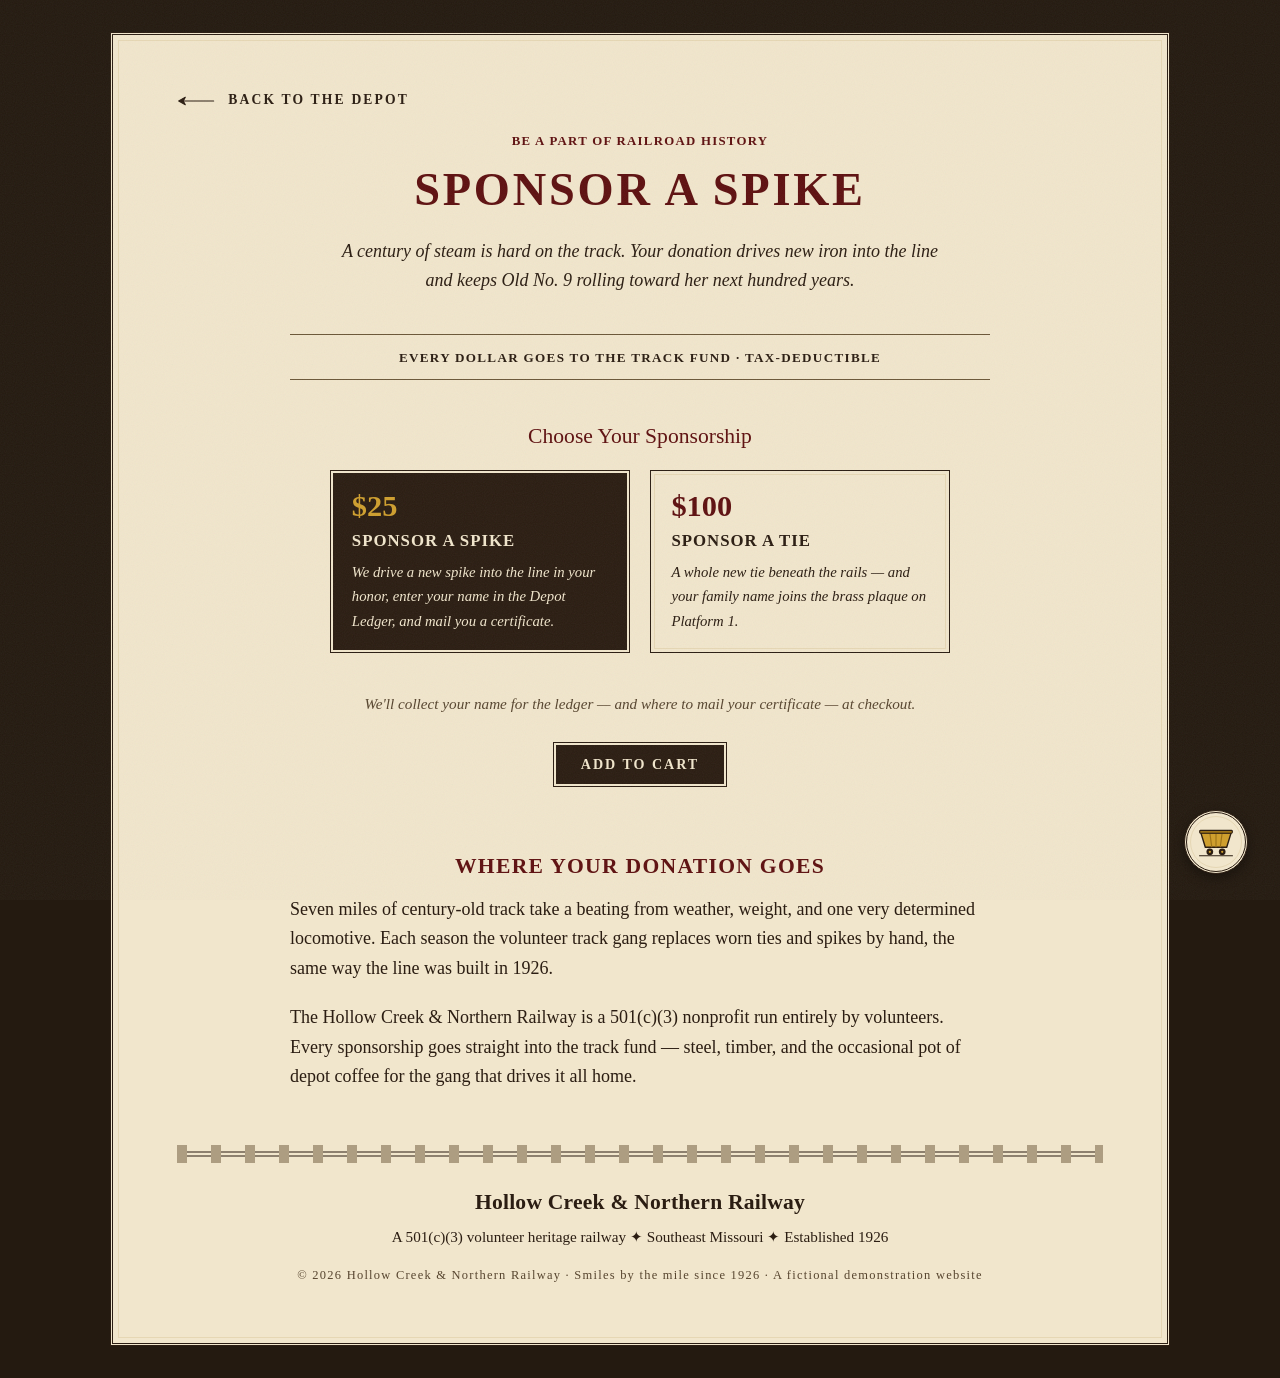
<file: spike.html>
<!doctype html>
<html lang="en">
  <head>
    <meta charset="utf-8" />
    <meta name="viewport" content="width=device-width, initial-scale=1" />
    <title>Sponsor a Spike — Hollow Creek &amp; Northern Railway</title>
    <meta
      name="description"
      content="Donate $25 to sponsor a spike or $100 to sponsor a tie and help keep Old No. 9 in steam on the Hollow Creek & Northern Railway."
    />
    <link rel="preconnect" href="https://fonts.googleapis.com" />
    <link rel="preconnect" href="https://fonts.gstatic.com" crossorigin />
    <link
      href="https://fonts.googleapis.com/css2?family=Rye&family=Old+Standard+TT:ital,wght@0,400;0,700;1,400&display=swap"
      rel="stylesheet"
    />
    <link rel="stylesheet" href="styles.css" />
    <link
      rel="icon"
      href="data:image/svg+xml,<svg xmlns='http://www.w3.org/2000/svg' viewBox='0 0 100 100'><circle cx='50' cy='50' r='46' fill='%23600505'/><text x='50' y='66' font-size='46' text-anchor='middle' fill='%23f6efe2' font-family='Georgia'>HC</text></svg>"
    />
  </head>
  <body class="product-page">
    <div class="sheet">
      <!-- ===== Back to the depot ===== -->
      <a class="back-link" href="index.html">
        <svg
          viewBox="0 0 96 24"
          xmlns="http://www.w3.org/2000/svg"
          aria-hidden="true"
        >
          <!-- arrow pointing home -->
          <g
            stroke="currentColor"
            stroke-width="2.5"
            stroke-linecap="round"
            stroke-linejoin="round"
            fill="none"
          >
            <!-- shaft -->
            <line x1="14" y1="12" x2="88" y2="12" />
            <!-- arrowhead -->
            <path d="M20 3 L4 12 L20 21 L15 12 Z" fill="currentColor" />
          </g>
        </svg>
        Back to the Depot
      </a>

      <!-- ===== Miner's cart ===== -->
      <button
        class="cart"
        id="cart"
        type="button"
        aria-label="Shopping cart, empty"
      >
        <svg
          viewBox="0 0 64 54"
          xmlns="http://www.w3.org/2000/svg"
          aria-hidden="true"
        >
          <!-- rails -->
          <line
            x1="2"
            y1="51"
            x2="62"
            y2="51"
            stroke="var(--ink)"
            stroke-width="2"
          />
          <!-- cart body: tapered ore hopper -->
          <path
            d="M5 10 L59 10 L51 36 L13 36 Z"
            fill="var(--gold)"
            stroke="var(--ink)"
            stroke-width="2.5"
            stroke-linejoin="round"
          />
          <!-- plank seams -->
          <line
            x1="21"
            y1="10"
            x2="24.5"
            y2="36"
            stroke="var(--gold-deep)"
            stroke-width="2"
          />
          <line
            x1="32"
            y1="10"
            x2="32"
            y2="36"
            stroke="var(--gold-deep)"
            stroke-width="2"
          />
          <line
            x1="43"
            y1="10"
            x2="39.5"
            y2="36"
            stroke="var(--gold-deep)"
            stroke-width="2"
          />
          <!-- top rim -->
          <rect
            x="3"
            y="6"
            width="58"
            height="5"
            rx="1.5"
            fill="var(--gold-deep)"
            stroke="var(--ink)"
            stroke-width="2"
          />
          <!-- wheels -->
          <circle cx="21" cy="44" r="6" fill="var(--ink)" />
          <circle cx="21" cy="44" r="2" fill="var(--gold)" />
          <circle cx="43" cy="44" r="6" fill="var(--ink)" />
          <circle cx="43" cy="44" r="2" fill="var(--gold)" />
        </svg>
        <span class="cart-count" id="cart-count" hidden>0</span>
      </button>

      <main>
        <!-- ===== Sponsorship handbill ===== -->
        <section class="section product">
          <p class="eyebrow">Be a part of railroad history</p>
          <h1 class="product-title">Sponsor a Spike</h1>
          <p class="section-lede">
            A century of steam is hard on the track. Your donation drives new
            iron into the line and keeps Old No.&nbsp;9 rolling toward her next
            hundred years.
          </p>

          <div class="product-meta">
            <p>Every dollar goes to the track fund · Tax-deductible</p>
          </div>

          <!-- ===== Donation options ===== -->
          <form class="fare-form" id="spike-form">
            <fieldset class="departure-set">
              <legend class="product-subhead">Choose Your Sponsorship</legend>
              <div class="donation-options">
                <label class="donation-option">
                  <input
                    type="radio"
                    name="donation"
                    value="spike"
                    checked
                  />
                  <span class="donation-card">
                    <strong class="donation-price">$25</strong>
                    <span class="donation-name">Sponsor a Spike</span>
                    <span class="donation-desc">
                      We drive a new spike into the line in your honor, enter
                      your name in the Depot Ledger, and mail you a
                      certificate.
                    </span>
                  </span>
                </label>
                <label class="donation-option">
                  <input type="radio" name="donation" value="tie" />
                  <span class="donation-card">
                    <strong class="donation-price">$100</strong>
                    <span class="donation-name">Sponsor a Tie</span>
                    <span class="donation-desc">
                      A whole new tie beneath the rails — and your family name
                      joins the brass plaque on Platform&nbsp;1.
                    </span>
                  </span>
                </label>
              </div>
            </fieldset>

            <p class="fare-fineprint">
              We'll collect your name for the ledger — and where to mail your
              certificate — at checkout.
            </p>
            <button class="btn" type="submit">Add to Cart</button>
            <p class="fare-notice" id="spike-notice" role="status"></p>
          </form>

          <div class="product-expect">
            <h2 class="product-subhead">Where Your Donation Goes</h2>
            <div class="story-text">
              <p>
                Seven miles of century-old track take a beating from weather,
                weight, and one very determined locomotive. Each season the
                volunteer track gang replaces worn ties and spikes by hand, the
                same way the line was built in 1926.
              </p>
              <p>
                The Hollow Creek &amp; Northern Railway is a 501(c)(3)
                nonprofit run entirely by volunteers. Every sponsorship goes
                straight into the track fund — steel, timber, and the
                occasional pot of depot coffee for the gang that drives it all
                home.
              </p>
            </div>
          </div>
        </section>
      </main>

      <!-- ===== Footer colophon ===== -->
      <footer class="footer">
        <div class="footer-rail" aria-hidden="true"></div>
        <p class="footer-brand">Hollow Creek &amp; Northern Railway</p>
        <p>
          A 501(c)(3) volunteer heritage railway ✦ Southeast Missouri ✦
          Established 1926
        </p>
        <p class="footer-copy">
          © 2026 Hollow Creek &amp; Northern Railway · Smiles by the mile since
          1926 · A fictional demonstration website
        </p>
      </footer>
    </div>

    <script src="cart.js"></script>
    <script src="spike.js"></script>
  </body>
</html>
</file>
<file: styles.css>
/* =====================================================
   Hollow Creek & Northern Railway — one-page site
   Styled after a 1920s printed railroad handbill:
   aged paper, letterpress ink, ruled borders.
   No animations, no cards, no shadows.
   ===================================================== */

:root {
  --ink: #2b1d12;
  --ink-soft: #57452f;
  --maroon: #5e1010;
  --paper: #f1e6cc;
  --paper-deep: #e6d7b4;
  --surround: #241a10;
  --rule: #6b5738;
  --gold: #cf9f2e;
  --gold-deep: #9c7218;
  --serif: "Old Standard TT", Georgia, "Times New Roman", serif;
  --display: "Rye", "Old Standard TT", Georgia, serif;
}

* {
  margin: 0;
  padding: 0;
  box-sizing: border-box;
}

body {
  font-family: var(--serif);
  font-size: 1.125rem;
  line-height: 1.65;
  color: var(--ink);
  background: var(--surround);
  padding: clamp(0.6rem, 2.5vw, 2.2rem);
}

/* Subtle aged-paper grain over everything */
body::before {
  content: "";
  position: fixed;
  inset: 0;
  pointer-events: none;
  z-index: 999;
  opacity: 0.06;
  background-image: url("data:image/svg+xml,%3Csvg xmlns='http://www.w3.org/2000/svg' width='140' height='140'%3E%3Cfilter id='n'%3E%3CfeTurbulence type='fractalNoise' baseFrequency='.9' numOctaves='2'/%3E%3C/filter%3E%3Crect width='140' height='140' filter='url(%23n)'/%3E%3C/svg%3E");
}

img,
svg {
  max-width: 100%;
  display: block;
}

a {
  color: var(--maroon);
}
a:hover {
  color: var(--ink);
}

h1,
h2,
h3 {
  font-family: var(--serif);
  font-weight: 700;
  line-height: 1.15;
}

h2 {
  font-size: clamp(1.7rem, 3.6vw, 2.5rem);
  text-transform: uppercase;
  letter-spacing: 0.06em;
}

/* ---------- The printed sheet ---------- */
.sheet {
  max-width: 1060px;
  margin: 0 auto;
  background: var(--paper);
  border: 3px double var(--ink);
  outline: 1px solid var(--paper-deep);
  outline-offset: -9px;
  padding: clamp(1.2rem, 4vw, 3rem) clamp(1rem, 5vw, 4rem);
}

/* ---------- Navigation rule ---------- */
.navline {
  display: flex;
  flex-wrap: wrap;
  justify-content: center;
  align-items: baseline;
  gap: 0.35rem 1rem;
  border-top: 3px double var(--ink);
  border-bottom: 3px double var(--ink);
  padding: 0.65rem 1rem;
  font-size: 0.85rem;
  font-weight: 700;
  letter-spacing: 0.16em;
  text-transform: uppercase;
}
.navline a {
  color: var(--ink);
  text-decoration: none;
}
.navline a:hover {
  color: var(--maroon);
  text-decoration: underline;
  text-underline-offset: 3px;
}
.navline span {
  color: var(--rule);
  font-size: 0.7rem;
}
/* Menu button: hidden on desktop, shown on mobile */
.nav-toggle {
  display: none;
  font: inherit;
  font-weight: 700;
  letter-spacing: 0.2em;
  text-transform: uppercase;
  color: var(--ink);
  background: none;
  border: none;
  padding: 0.2rem 1rem;
  cursor: pointer;
}
/* On desktop the wrapper dissolves so links flow in the navline flex row */
.nav-links {
  display: contents;
}

/* ---------- Miner's cart (shopping cart) ----------
   Floats at the bottom-right of the viewport, chat-widget style,
   above the paper-grain overlay (z-index 999). */
.cart {
  position: fixed;
  right: clamp(2rem, 5vw, 1.6rem);
  bottom: clamp(0.9rem, 3vw, 1.6rem);
  z-index: 1000;
  width: 64px;
  height: 64px;
  display: flex;
  align-items: center;
  justify-content: center;
  border-radius: 50%;
  background: var(--paper);
  border: 3px double var(--ink);
  outline: 1px solid var(--paper-deep);
  outline-offset: -7px;
  box-shadow: 0 4px 12px rgba(0, 0, 0, 0.35);
  padding: 0;
  cursor: pointer;
}
.cart svg {
  width: 36px;
  height: auto;
}
.cart:hover {
  border-color: var(--maroon);
}
.cart:hover svg path,
.cart:hover svg rect {
  stroke: var(--maroon);
}
.cart-count {
  position: absolute;
  top: -7px;
  right: -7px;
  min-width: 19px;
  height: 19px;
  padding: 0 4px;
  border-radius: 50%;
  display: flex;
  align-items: center;
  justify-content: center;
  font-family: var(--serif);
  font-weight: 700;
  font-size: 0.72rem;
  line-height: 1;
  color: var(--paper);
  background: var(--maroon);
  border: 1px solid var(--paper);
}
.cart-count[hidden] {
  display: none;
}

/* ---------- Buttons (letterpress style) ---------- */
button.button,
.btn {
  display: inline-block;
  font-family: var(--serif);
  font-weight: 700;
  font-size: 0.88rem;
  letter-spacing: 0.14em;
  text-transform: uppercase;
  text-decoration: none;
  padding: 0.8rem 1.7rem;
  background: var(--ink);
  color: var(--paper);
  border: 1px solid var(--ink);
  box-shadow: inset 0 0 0 2px var(--paper);
}
.btn:hover {
  background: var(--maroon);
  border-color: var(--maroon);
  color: var(--paper);
}
.btn-outline {
  background: transparent;
  color: var(--ink);
  box-shadow: inset 0 0 0 2px var(--ink);
  padding: 0.8rem 1.7rem;
  border: 1px solid transparent;
  outline: 1px solid var(--ink);
  outline-offset: 3px;
}
.btn-outline:hover {
  background: var(--ink);
  color: var(--paper);
}
.btn-row {
  display: flex;
  gap: 1.2rem;
  justify-content: center;
  flex-wrap: wrap;
  margin-top: 2.2rem;
}
.book-now {
  margin-top: 20px;
  text-align: center;
}

/* ---------- Hero handbill ---------- */
.hero {
  text-align: center;
  padding: clamp(2.2rem, 5vw, 3.6rem) 0 1rem;
}
.hero-title {
  font-family: var(--display);
  font-weight: 400;
  font-size: clamp(2.4rem, 7vw, 4.8rem);
  letter-spacing: 0.02em;
  text-transform: none;
  color: var(--maroon);
}
.hero-since {
  font-style: italic;
  font-size: 1.25rem;
  margin: 0.3rem 0 2rem;
}
/* ---------- Framed photographs ---------- */
.photo-frame {
  margin: 0 auto;
  max-width: 760px;
}
.photo-frame img {
  width: 100%;
  height: auto;
  border: 3px double var(--ink);
  outline: 1px solid var(--paper-deep);
  outline-offset: -8px;
  /* tone the photo toward the aged-paper palette */
  filter: sepia(0.28) saturate(0.85) contrast(1.02);
}
.photo-frame figcaption {
  margin-top: 0.7rem;
  font-style: italic;
  font-size: 0.95rem;
  color: var(--ink-soft);
  text-align: center;
}
.story-photo {
  margin-top: 2.4rem;
}
.hero-sub {
  max-width: 590px;
  margin: 2rem auto 0;
  font-size: 1.1rem;
}

/* ---------- Sections ---------- */
.section {
  padding: clamp(2.6rem, 1vw, 4.5rem) 0;
  text-align: center;
}
.product-page .section {
  padding: clamp(0.6rem, 1vw, 3.2rem) 0;
}
.section-ruled {
  border-top: 3px double var(--ink);
}
.section + .section:not(.section-ruled) {
  border-top: 1px solid var(--rule);
}

.eyebrow {
  font-size: 0.8rem;
  font-weight: 700;
  letter-spacing: 0.1em;
  text-transform: uppercase;
  color: var(--maroon);
  margin-bottom: 0.7rem;
  text-align: center;
}
.section-lede {
  max-width: 620px;
  margin: 20px auto 2.4rem;
  font-style: italic;
}

/* ---------- Story ---------- */
.story-text {
  max-width: 700px;
  margin: 20px auto;
  text-align: left;
}
.story-text p + p {
  margin-top: 1.2rem;
}
.dropcap::first-letter {
  font-size: 4.1em;
  font-weight: 700;
  float: left;
  line-height: 0.8;
  padding: 0.08em 0.12em 0 0;
  color: var(--maroon);
}

/* ---------- Tickets ---------- */
.tickets {
  display: grid;
  grid-template-columns: 1fr 1fr;
  gap: 1.6rem;
  text-align: left;
}
.ticket {
  display: flex;
  flex-direction: column;
  justify-content: space-between;
  background: var(--paper-deep);
  border: 1px solid var(--ink);
  outline: 1px solid var(--ink);
  outline-offset: -5px;
  padding: 1.4rem 1.6rem;
  cursor: pointer;
}
.ticket:focus-visible {
  outline-offset: 2px;
  outline-width: 2px;
}
.ticket-head {
  display: flex;
  justify-content: space-between;
  font-size: 0.75rem;
  font-weight: 700;
  letter-spacing: 0.1em;
  color: var(--ink-soft);
  margin-bottom: 0.5rem;
}
.ticket h3 {
  font-size: 1.45rem;
  color: var(--maroon);
  margin-bottom: 0.5rem;
}
.ticket p {
  font-size: 0.98rem;
}
.ticket-meta {
  margin-top: 0.9rem;
  margin-bottom: 0.9rem;
  font-size: 0.78rem !important;
  font-weight: 700;
  letter-spacing: 0.1em;
  text-transform: uppercase;
  border-top: 1px solid var(--rule);
  padding-top: 0.6rem;
}

/* punched hole */
.ticket.punched::after {
  content: "";
  position: absolute;
  top: 14px;
  right: 66px;
  width: 15px;
  height: 15px;
  border-radius: 50%;
  background: var(--ink);
}

/* ---------- Sponsor a Spike ---------- */
.spike-grid {
  display: grid;
  grid-template-columns: 280px 1fr;
  gap: clamp(2rem, 6vw, 4.5rem);
  align-items: center;
  text-align: left;
}
.spike {
  margin: 20px auto;
}

/* ---------- Volunteers ---------- */
.roles {
  font-size: 1.15rem;
  font-style: italic;
  line-height: 2.1;
  letter-spacing: 0.01em;
}

/* ---------- Visit ---------- */
.visit-grid {
  display: grid;
  grid-template-columns: 1fr 1fr;
  gap: 0;
  text-align: left;
  border-top: 1px solid var(--rule);
  padding-top: 2rem;
}
.visit-col {
  padding: 0 2.2rem;
}
.visit-col:first-child {
  border-right: 1px solid var(--rule);
  padding-left: 0.5rem;
}
.visit-col h3 {
  font-size: 1.6rem;
  color: var(--maroon);
  margin-bottom: 0.7rem;
}
.visit-col address {
  font-style: normal;
  margin-bottom: 0.8rem;
}
.visit-note {
  margin-top: 0.9rem;
  font-style: italic;
  color: var(--ink-soft);
  font-size: 0.95rem;
}
.visit-list {
  list-style: none;
}
.visit-list li {
  padding: 0.45rem 0 0.45rem 1.6rem;
  position: relative;
  border-bottom: 1px dotted var(--rule);
}
.visit-list li:last-child {
  border-bottom: none;
}
.visit-list li::before {
  content: "✦";
  position: absolute;
  left: 0;
  color: var(--ink-soft);
}

/* ---------- Footer colophon ---------- */
.footer {
  text-align: center;
  font-size: 0.95rem;
  padding-bottom: 0.6rem;
}
.footer p {
  margin-top: 0.2rem;
}
.footer-brand {
  font-size: 1.35rem;
  font-weight: 700;
  letter-spacing: 0.01em;
  margin-top: 1.4rem !important;
}

/* railroad-track divider */
.footer-rail {
  height: 18px;
  margin-top: 20px;
  margin-bottom: 1rem;
  background:
    repeating-linear-gradient(90deg, var(--rule) 0 10px, transparent 10px 34px)
      center / 100% 18px no-repeat,
    linear-gradient(
      transparent 6px,
      var(--ink) 6px 8px,
      transparent 8px 10px,
      var(--ink) 10px 12px,
      transparent 12px
    );
  opacity: 0.5;
}
.footer-copy {
  font-size: 0.78rem;
  letter-spacing: 0.1em;
  color: var(--ink-soft);
  margin-top: 1rem !important;
}

/* ---------- Product page (excursion handbill) ---------- */
.back-link {
  display: inline-flex;
  align-items: center;
  gap: 0.7rem;
  font-size: 0.85rem;
  font-weight: 700;
  letter-spacing: 0.16em;
  text-transform: uppercase;
  text-decoration: none;
  color: var(--ink);
  padding: 0.4rem 0;
}
.back-link svg {
  width: 40px;
  height: auto;
  flex-shrink: 0;
}
.back-link:hover {
  color: var(--maroon);
  text-decoration: underline;
  text-underline-offset: 3px;
}

.product {
  max-width: 700px;
  margin: 0 auto;
}
.product-head {
  max-width: 700px;
  margin: 0 auto 1.6rem;
  border-bottom: 1px solid var(--rule);
  padding-bottom: 0.6rem;
}
.product-title {
  font-size: clamp(1.9rem, 4.5vw, 2.9rem);
  text-transform: uppercase;
  letter-spacing: 0.06em;
  color: var(--maroon);
}
.product-meta {
  font-size: 0.82rem;
  font-weight: 700;
  letter-spacing: 0.1em;
  text-transform: uppercase;
  border-top: 1px solid var(--rule);
  border-bottom: 1px solid var(--rule);
  padding: 0.7rem 0;
  margin-bottom: 2.4rem;
}
.product-subhead {
  font-size: 1.35rem;
  color: var(--maroon);
  margin-bottom: 1rem;
}
.product-expect .story-text {
  margin-top: 0;
}
.product-expect .story-text p + p {
  margin-top: 1.2rem;
}

/* ---------- Fare form ---------- */
.departure-set {
  border: 0;
  margin: 0 0 2.4rem;
  padding: 0;
}
.departure-set legend {
  display: block;
  width: 100%;
  text-align: center;
}
.departure-times {
  display: flex;
  flex-wrap: wrap;
  justify-content: center;
  gap: 0.9rem;
}
.departure-time input {
  position: absolute;
  opacity: 0;
  pointer-events: none;
}
.departure-time span {
  display: inline-block;
  font-family: var(--serif);
  font-weight: 700;
  font-size: 0.95rem;
  letter-spacing: 0.08em;
  padding: 0.6rem 1.3rem;
  background: var(--paper);
  color: var(--ink);
  border: 1px solid var(--ink);
  outline: 1px solid var(--paper-deep);
  outline-offset: -4px;
  cursor: pointer;
}
.departure-time span:hover {
  background: var(--paper-deep);
}
.departure-time input:checked + span {
  background: var(--ink);
  color: var(--paper);
  box-shadow: inset 0 0 0 2px var(--paper);
  outline: none;
}
.departure-time input:focus-visible + span {
  outline: 2px solid var(--maroon);
  outline-offset: 2px;
}
.fare-rows {
  max-width: 480px;
  margin: 0 auto 1.2rem;
  border: 1px solid var(--ink);
  outline: 1px solid var(--ink);
  outline-offset: -5px;
  background: var(--paper-deep);
  padding: 0.4rem 1.4rem;
  text-align: left;
}
.fare-row {
  display: flex;
  justify-content: space-between;
  align-items: center;
  gap: 1rem;
  padding: 0.8rem 0;
}
.fare-row + .fare-row {
  border-top: 1px dotted var(--rule);
}
.fare-row label {
  display: flex;
  flex-direction: column;
  cursor: pointer;
}
.fare-price {
  font-size: 0.85rem;
  font-style: italic;
  color: var(--ink-soft);
}
.fare-row input[type="number"] {
  font-family: var(--serif);
  font-size: 1.15rem;
  font-weight: 700;
  color: var(--ink);
  text-align: center;
  width: 3.4rem;
  padding: 0.45rem 0.2rem;
  background: var(--paper);
  border: 1px solid var(--ink);
  outline: 1px solid var(--paper-deep);
  outline-offset: -4px;
  -moz-appearance: textfield;
  appearance: textfield;
}
.fare-row input[type="number"]::-webkit-outer-spin-button,
.fare-row input[type="number"]::-webkit-inner-spin-button {
  -webkit-appearance: none;
  margin: 0;
}
.fare-row input[type="number"]:focus-visible {
  outline: 2px solid var(--maroon);
  outline-offset: 2px;
}
.qty-stepper {
  display: flex;
  align-items: stretch;
}
.qty-btn {
  font-family: var(--serif);
  font-size: 1.15rem;
  font-weight: 700;
  line-height: 1;
  width: 2.2rem;
  color: var(--ink);
  background: var(--paper-deep);
  border: 1px solid var(--ink);
  cursor: pointer;
}
.qty-btn:first-child {
  margin-right: -1px;
}
.qty-btn:last-child {
  margin-left: -1px;
}
.qty-btn:hover {
  background: var(--ink);
  color: var(--paper);
}
.qty-btn:focus-visible {
  outline: 2px solid var(--maroon);
  outline-offset: 2px;
  position: relative;
}
.fare-total-row {
  border-top: 3px double var(--ink) !important;
}
.fare-total {
  font-size: 1.3rem;
  font-weight: 700;
  color: var(--maroon);
}
.fare-fineprint {
  font-style: italic;
  font-size: 0.95rem;
  color: var(--ink-soft);
  margin-bottom: 1.6rem;
}
.fare-notice {
  min-height: 1.65em;
  margin-top: 1.1rem;
  font-style: italic;
  color: var(--maroon);
  margin-bottom: 20px;
}

/* ---------- Sponsor a Spike options ---------- */
.donation-options {
  display: grid;
  grid-template-columns: 1fr 1fr;
  gap: 1.2rem;
  max-width: 620px;
  margin: 0 auto;
  text-align: left;
}
.donation-option input {
  position: absolute;
  opacity: 0;
  pointer-events: none;
}
.donation-card {
  display: flex;
  flex-direction: column;
  gap: 0.35rem;
  height: 100%;
  padding: 1.2rem 1.3rem;
  background: var(--paper);
  border: 1px solid var(--ink);
  outline: 1px solid var(--paper-deep);
  outline-offset: -5px;
  cursor: pointer;
}
.donation-card:hover {
  background: var(--paper-deep);
}
.donation-option input:checked + .donation-card {
  background: var(--ink);
  color: var(--paper);
  box-shadow: inset 0 0 0 2px var(--paper);
  outline: none;
}
.donation-option input:checked + .donation-card .donation-price {
  color: var(--gold);
}
.donation-option input:focus-visible + .donation-card {
  outline: 2px solid var(--maroon);
  outline-offset: 2px;
}
.donation-price {
  font-family: var(--serif);
  font-size: 1.9rem;
  font-weight: 700;
  color: var(--maroon);
  line-height: 1;
}
.donation-name {
  font-weight: 700;
  font-size: 1.05rem;
  letter-spacing: 0.06em;
  text-transform: uppercase;
}
.donation-desc {
  font-size: 0.92rem;
  font-style: italic;
}

/* ---------- Cart page (the way-bill) ---------- */
.cart-lines {
  max-width: 560px;
  margin: 0 auto 1.6rem;
  text-align: left;
}
.cart-line {
  background: var(--paper-deep);
  border: 1px solid var(--ink);
  outline: 1px solid var(--ink);
  outline-offset: -5px;
  padding: 1.1rem 1.4rem 1rem;
}
.cart-line + .cart-line {
  margin-top: 1.2rem;
}
.cart-line-head {
  display: flex;
  justify-content: space-between;
  align-items: baseline;
  gap: 1rem;
}
.cart-line-title {
  font-size: 1.25rem;
  color: var(--maroon);
  text-transform: uppercase;
  letter-spacing: 0.04em;
}
.cart-remove {
  font-family: var(--serif);
  font-size: 0.78rem;
  font-weight: 700;
  letter-spacing: 0.12em;
  text-transform: uppercase;
  color: var(--maroon);
  background: none;
  border: none;
  padding: 0.2rem 0;
  cursor: pointer;
  text-decoration: underline;
  text-underline-offset: 3px;
  flex-shrink: 0;
}
.cart-remove:hover {
  color: var(--ink);
}
.cart-remove:focus-visible {
  outline: 2px solid var(--maroon);
  outline-offset: 2px;
}
.cart-line-meta {
  font-size: 0.78rem;
  font-weight: 700;
  letter-spacing: 0.1em;
  text-transform: uppercase;
  color: var(--ink-soft);
  border-bottom: 1px solid var(--rule);
  padding-bottom: 0.55rem;
  margin-bottom: 0.3rem;
}
.cart-fare {
  display: flex;
  justify-content: space-between;
  align-items: center;
  gap: 1rem;
  padding: 0.65rem 0;
}
.cart-fare + .cart-fare {
  border-top: 1px dotted var(--rule);
}
.cart-fare-label {
  font-size: 0.98rem;
}
.cart-qty {
  display: flex;
  align-items: center;
  justify-content: center;
  min-width: 2.6rem;
  font-weight: 700;
  font-size: 1.05rem;
  background: var(--paper);
  border-top: 1px solid var(--ink);
  border-bottom: 1px solid var(--ink);
}
.cart-line-foot {
  display: flex;
  justify-content: space-between;
  align-items: baseline;
  gap: 1rem;
  border-top: 3px double var(--ink);
  padding-top: 0.6rem;
  margin-top: 0.3rem;
  font-size: 0.85rem;
  font-style: italic;
  color: var(--ink-soft);
}
.cart-line-total {
  font-style: normal;
  font-size: 1.15rem;
  color: var(--maroon);
}
.cart-summary {
  max-width: 560px;
  margin: 0 auto 1.4rem;
  text-align: left;
}
.cart-total-row {
  border-top: 3px double var(--ink);
  border-bottom: 3px double var(--ink);
  padding: 0.9rem 0.2rem;
}
.cart-empty-actions {
  margin-top: 1.6rem;
}

/* ---------- Checkout page (the ticket window) ---------- */
.checkout-summary {
  max-width: 560px;
  margin-bottom: 2.4rem;
}
.checkout-form {
  max-width: 560px;
  margin: 0 auto;
  text-align: left;
}
.checkout-set {
  border: 3px double var(--ink);
  padding: 0.6rem 1.4rem 1.4rem;
  margin: 0 0 1.8rem;
}
.checkout-set legend {
  font-size: 0.85rem;
  font-weight: 700;
  letter-spacing: 0.14em;
  text-transform: uppercase;
  color: var(--maroon);
  padding: 0 0.6rem;
}
.checkout-set-note {
  font-size: 0.95rem;
  font-style: italic;
  color: var(--ink-soft);
  margin-top: 0.6rem;
}
.form-field {
  margin-top: 1rem;
}
.form-field label {
  display: block;
  font-size: 0.78rem;
  font-weight: 700;
  letter-spacing: 0.1em;
  text-transform: uppercase;
  margin-bottom: 0.3rem;
}
.form-field input {
  width: 100%;
  font-family: var(--serif);
  font-size: 1.05rem;
  color: var(--ink);
  padding: 0.55rem 0.8rem;
  background: var(--paper);
  border: 1px solid var(--ink);
  outline: 1px solid var(--paper-deep);
  outline-offset: -4px;
}
.form-field input:focus-visible {
  outline: 2px solid var(--maroon);
  outline-offset: 2px;
}
.form-field input::placeholder {
  color: var(--ink-soft);
  font-style: italic;
  opacity: 0.7;
}
.form-field input[aria-invalid="true"] {
  border-color: var(--maroon);
  outline-color: var(--maroon);
}
.form-row {
  display: grid;
  grid-template-columns: 2fr 1fr 1fr;
  gap: 0 1rem;
}
.form-row-pair {
  grid-template-columns: 1fr 1fr;
}
.field-error {
  font-size: 0.88rem;
  font-style: italic;
  color: var(--maroon);
  margin-top: 0.25rem;
}
.fake-notice {
  margin-top: 1rem;
  padding: 0.8rem 1rem;
  font-size: 0.95rem;
  font-style: italic;
  color: var(--maroon);
  background: var(--paper-deep);
  border: 1px dashed var(--maroon);
}
.checkout-form .btn {
  display: block;
  width: 100%;
}
.order-label {
  font-size: 0.8rem;
  font-weight: 700;
  letter-spacing: 0.14em;
  text-transform: uppercase;
  color: var(--ink-soft);
}
.order-no {
  display: inline-block;
  font-size: 1.7rem;
  font-weight: 700;
  letter-spacing: 0.12em;
  color: var(--maroon);
  background: var(--paper-deep);
  border: 3px double var(--ink);
  padding: 0.5rem 1.6rem;
  margin: 0.5rem 0 1.2rem;
}
#done-ties {
  margin-top: 1rem;
}

/* ---------- Mobile ---------- */
@media (max-width: 760px) {
  .nav-toggle {
    display: block;
    margin: 0 auto;
  }
  .nav-links {
    display: none;
  }
  .navline.open .nav-links {
    display: flex;
    flex-direction: column;
    align-items: center;
    gap: 0;
    width: 100%;
    margin-top: 0.65rem;
    border-top: 1px solid var(--rule);
  }
  .navline.open .nav-links a {
    width: 100%;
    text-align: center;
    padding: 0.7rem 0;
    border-bottom: 1px dotted var(--rule);
  }
  .navline.open .nav-links a:last-child {
    border-bottom: none;
  }
  .nav-links span {
    display: none;
  }
  .tickets,
  .spike-grid,
  .visit-grid,
  .donation-options {
    grid-template-columns: 1fr;
  }
  .spike-copy {
    display: flex;
    flex-direction: column;
  }
  /* Time table: stack each run as a printed fare listing — no side-scroll */
  .table-scroll {
    overflow-x: visible;
  }
  .timetable,
  .timetable tbody,
  .timetable tr,
  .timetable td {
    display: block;
  }
  .timetable {
    min-width: 0;
    border: none;
  }
  .timetable thead {
    display: none;
  }
  .timetable tr {
    border: 3px double var(--ink);
  }
  .timetable tr + tr {
    margin-top: 1.1rem;
  }
  .timetable tbody tr:nth-child(even) {
    background: none;
  }
  .timetable td {
    display: flex;
    justify-content: space-between;
    align-items: baseline;
    gap: 1rem;
    padding: 0.55rem 1rem;
    border: none;
    border-top: 1px dotted var(--rule);
    text-align: right;
  }
  .timetable td::before {
    content: attr(data-label);
    font-size: 0.78rem;
    letter-spacing: 0.1em;
    text-transform: uppercase;
    color: var(--ink-soft);
    text-align: left;
  }
  .timetable td:first-child {
    display: block;
    padding: 0.7rem 1rem;
    border-top: none;
    border-bottom: 3px double var(--ink);
    background: var(--paper-deep);
    font-size: 1.05rem;
    letter-spacing: 0.1em;
    text-align: center;
  }
  .timetable td:first-child::before {
    content: none;
  }
  .figures {
    grid-template-columns: 1fr 1fr;
  }
  .figure:nth-child(3) {
    border-left: none;
  }
  .figure:nth-child(n + 3) {
    border-top: 1px solid var(--rule);
  }
  .spike-art {
    max-width: 230px;
    margin: 0 auto;
  }
  .visit-col {
    padding: 0;
  }
  .visit-col:first-child {
    border-right: none;
    border-bottom: 1px solid var(--rule);
    padding-bottom: 1.6rem;
    margin-bottom: 1.6rem;
  }
  .form-row {
    grid-template-columns: 1fr;
  }
  .form-row-pair {
    grid-template-columns: 1fr 1fr;
  }
}
</file>
